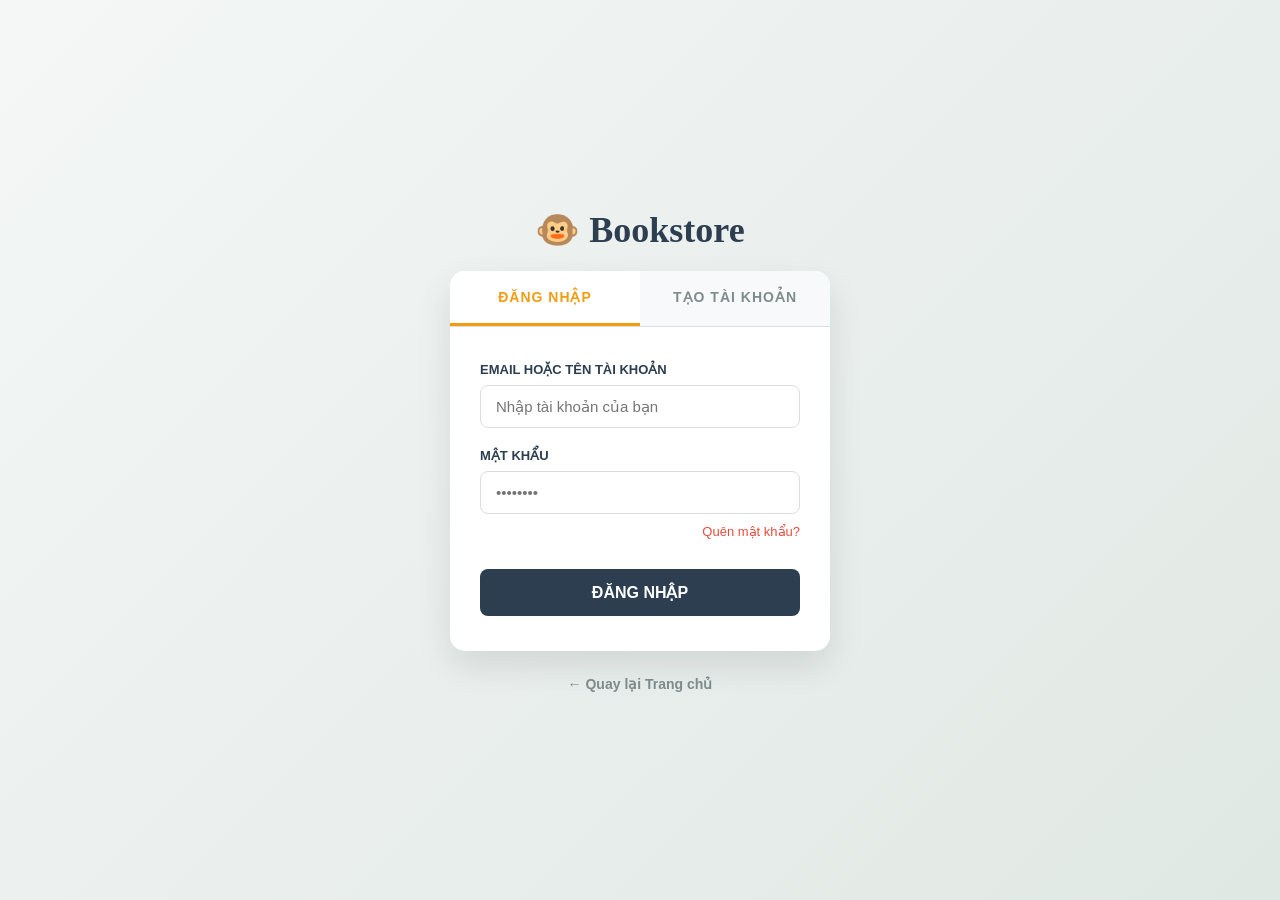
<file: src/views/dang-nhap.html>
<!DOCTYPE html>
<html lang="vi">
<head>
    <meta charset="UTF-8">
    <title>Đăng nhập / Đăng ký - BOOKSTORE</title>
    <link rel="stylesheet" href="../assets/css/dinh-dang.css">
    <style>
        /* CSS riêng cho khu vực Đăng nhập/Đăng ký */
        body {
            background: linear-gradient(135deg, #f4f7f6, #e0e8e4);
            display: flex;
            justify-content: center;
            align-items: center;
            height: 100vh;
            margin: 0;
            font-family: 'Segoe UI', Tahoma, Geneva, Verdana, sans-serif;
        }

        .auth-wrapper {
            width: 100%;
            max-width: 420px;
            padding: 20px;
        }

        .auth-container {
            background: #ffffff;
            border-radius: 15px;
            box-shadow: 0 15px 35px rgba(0,0,0,0.1);
            overflow: hidden;
            position: relative;
        }

        /* Phần Header chứa 2 Tab */
        .auth-header {
            display: flex;
            background: #f8f9fa;
            border-bottom: 1px solid #ddd;
        }

        .auth-tab {
            flex: 1;
            padding: 18px 0;
            text-align: center;
            font-weight: bold;
            color: #7f8c8d;
            cursor: pointer;
            transition: all 0.3s ease;
            text-transform: uppercase;
            font-size: 14px;
            letter-spacing: 1px;
        }

        .auth-tab.active {
            background: #ffffff;
            color: #f39c12;
            border-bottom: 3px solid #f39c12;
        }

        .auth-tab:hover:not(.active) {
            color: #2c3e50;
        }

        /* Khu vực nhập liệu */
        .auth-body {
            padding: 35px 30px;
        }

        .form-group {
            margin-bottom: 20px;
        }

        .form-group label {
            display: block;
            margin-bottom: 8px;
            color: #2c3e50;
            font-weight: 600;
            font-size: 13px;
            text-transform: uppercase;
        }

        .form-group input {
            width: 100%;
            padding: 12px 15px;
            border: 1px solid #dcdde1;
            border-radius: 8px;
            outline: none;
            transition: all 0.3s ease;
            font-size: 15px;
            box-sizing: border-box; /* Giữ khung input không bị tràn */
        }

        .form-group input:focus {
            border-color: #f39c12;
            box-shadow: 0 0 8px rgba(243, 156, 18, 0.2);
        }

        .btn-submit {
            width: 100%;
            padding: 14px;
            background: #2c3e50;
            color: white;
            border: none;
            border-radius: 8px;
            font-weight: bold;
            font-size: 16px;
            cursor: pointer;
            transition: all 0.3s ease;
            margin-top: 10px;
            text-transform: uppercase;
        }

        .btn-submit:hover {
            background: #f39c12;
            box-shadow: 0 5px 15px rgba(243, 156, 18, 0.3);
            transform: translateY(-2px);
        }

        .forgot-pass {
            display: block;
            text-align: right;
            font-size: 13px;
            color: #e74c3c;
            text-decoration: none;
            margin-top: -10px;
            margin-bottom: 20px;
        }

        .forgot-pass:hover { text-decoration: underline; }

        .back-home {
            display: block;
            text-align: center;
            margin-top: 25px;
            color: #7f8c8d;
            text-decoration: none;
            font-size: 14px;
            font-weight: 600;
            transition: 0.3s;
        }

        .back-home:hover { color: #2c3e50; }

        #form-register { display: none; }
    </style>
</head>
<body>

<div class="auth-wrapper">
    <div style="text-align: center; margin-bottom: 20px;">
        <h1 style="color: #2c3e50; font-family: 'Lobster', cursive; margin:0; font-size: 36px;">
            🐵 Bookstore
        </h1>
    </div>

    <div class="auth-container">
        <div class="auth-header">
            <div class="auth-tab active" id="tab-login" onclick="switchTab('login')">Đăng nhập</div>
            <div class="auth-tab" id="tab-register" onclick="switchTab('register')">Tạo tài khoản</div>
        </div>

        <div class="auth-body">
            <form id="form-login">
                <div class="form-group">
                    <label>Email hoặc Tên tài khoản</label>
                    <input type="text" id="login-username" placeholder="Nhập tài khoản của bạn" required>
                </div>
                <div class="form-group">
                    <label>Mật khẩu</label>
                    <input type="password" id="login-password" placeholder="••••••••" required>
                </div>
                <a href="#" class="forgot-pass">Quên mật khẩu?</a>

                <button type="submit" class="btn-submit">Đăng nhập</button>
            </form>

            <form id="form-register">
                <div class="form-group">
                    <label>Họ và tên</label>
                    <input type="text" placeholder="VD: Nguyễn Văn A" required>
                </div>
                <div class="form-group">
                    <label>Email</label>
                    <input type="email" placeholder="Nhập địa chỉ email" required>
                </div>
                <div class="form-group">
                    <label>Mật khẩu</label>
                    <input type="password" placeholder="Tạo mật khẩu" required>
                </div>

                <button type="submit" class="btn-submit" style="background: #27ae60;">Đăng ký ngay</button>
            </form>
        </div>
    </div>

    <a href="index.html" class="back-home">← Quay lại Trang chủ</a>
</div>

<script>
    // 1. Hàm chuyển đổi qua lại giữa form Đăng nhập & Đăng ký
    function switchTab(tabName) {
        var loginForm = document.getElementById('form-login');
        var registerForm = document.getElementById('form-register');
        var loginTab = document.getElementById('tab-login');
        var registerTab = document.getElementById('tab-register');

        if (tabName === 'login') {
            loginForm.style.display = 'block';
            registerForm.style.display = 'none';
            loginTab.classList.add('active');
            registerTab.classList.remove('active');
        } else {
            loginForm.style.display = 'none';
            registerForm.style.display = 'block';
            registerTab.classList.add('active');
            loginTab.classList.remove('active');
        }
    }

    // 2. Xử lý khi ấn nút Đăng nhập
    document.getElementById('form-login').addEventListener('submit', function(event) {
        event.preventDefault(); // Chặn load lại trang

        // Lấy dữ liệu người dùng gõ
        var username = document.getElementById('login-username').value.toLowerCase();
        var password = document.getElementById('login-password').value;

        // Kiểm tra tài khoản admin và mật khẩu
        if (username === 'admin') {
            if (password === '12345678') {
                alert('Đăng nhập thành công với quyền: QUẢN TRỊ VIÊN');
                window.location.href = 'index-admin.html';
            } else {
                alert('Sai mật khẩu quản trị! Vui lòng nhập lại.');
                document.getElementById('login-password').value = ''; // Xóa pass nhập sai
            }
        }
        // Tài khoản khách hàng
        else {
            alert('Đăng nhập thành công với quyền: KHÁCH HÀNG');
            sessionStorage.setItem('tenKhachHang', username);
            window.location.href = 'index.html';
        }
    });

    // 3. Xử lý khi ấn nút Đăng ký
    document.getElementById('form-register').addEventListener('submit', function(event) {
        event.preventDefault();
        alert('Tạo tài khoản thành công! Vui lòng đăng nhập.');
        switchTab('login');
    });
</script>

</body>
</html>
</file>
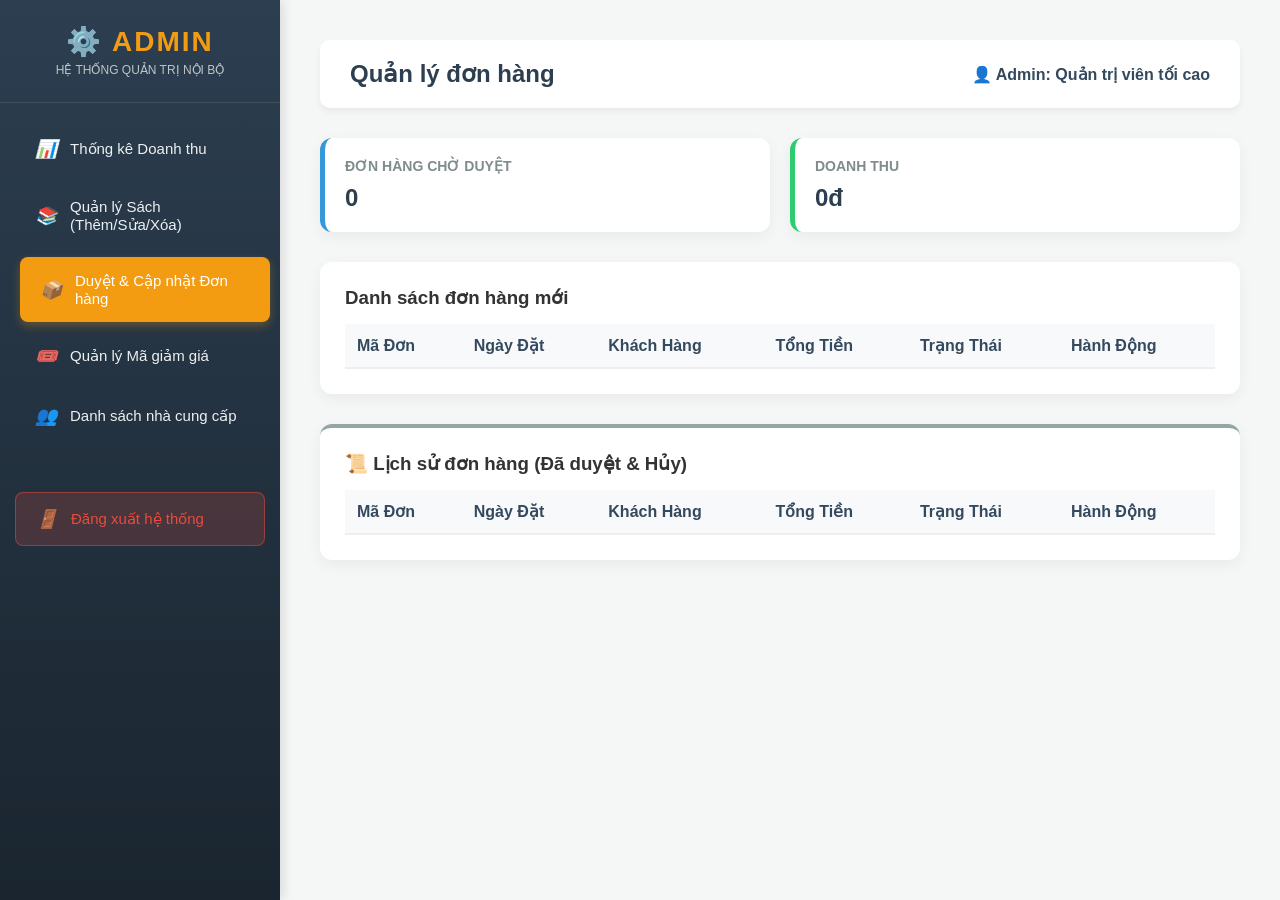
<file: src/views/don-hang.html>
<!DOCTYPE html>
<html lang="vi">
<head>
    <meta charset="UTF-8">
    <title>Hệ thống Quản trị - BOOKSTORE</title>
    <link rel="stylesheet" href="../assets/css/dinh-dang.css">
    <!-- Thêm Font Awesome để hiện icon nếu cần -->
    <link rel="stylesheet" href="https://cdnjs.cloudflare.com/ajax/libs/font-awesome/6.0.0/css/all.min.css">

    <style>
        /* CSS BỔ SUNG DÀNH RIÊNG CHO GIAO DIỆN ADMIN */
        body {
            display: flex;
            background-color: #f4f7f6;
            margin: 0;
            font-family: 'Segoe UI', Tahoma, Geneva, Verdana, sans-serif;
        }

        /* 1. THANH MENU BÊN TRÁI (SIDEBAR) */
        .sidebar {
            width: 280px;
            background: linear-gradient(180deg, #2c3e50 0%, #1a252f 100%);
            color: white;
            height: 100vh;
            position: fixed;
            left: 0;
            top: 0;
            box-shadow: 4px 0 10px rgba(0,0,0,0.1);
            overflow-y: auto;
        }

        .sidebar-header {
            padding: 25px 20px;
            text-align: center;
            border-bottom: 1px solid rgba(255,255,255,0.1);
            margin-bottom: 20px;
        }

        .sidebar-header h2 {
            margin: 0;
            color: #f39c12;
            font-size: 28px;
            letter-spacing: 2px;
        }

        .sidebar-header p {
            margin: 5px 0 0 0;
            font-size: 12px;
            color: #bdc3c7;
            text-transform: uppercase;
        }

        .admin-menu {
            list-style: none;
            padding: 0 15px;
            margin: 0;
        }

        .admin-menu li { margin-bottom: 8px; }

        .admin-menu a {
            display: flex;
            align-items: center;
            padding: 15px 20px;
            color: #ecf0f1;
            text-decoration: none;
            font-size: 15px;
            font-weight: 500;
            border-radius: 8px;
            transition: all 0.3s ease;
        }

        .admin-menu a:hover, .admin-menu a.active {
            background-color: #f39c12;
            color: #fff;
            box-shadow: 0 4px 10px rgba(243, 156, 18, 0.3);
            transform: translateX(5px);
        }

        .admin-menu i { margin-right: 15px; font-size: 18px; width: 20px; text-align: center; }

        .logout-btn {
            margin-top: 50px;
            background-color: rgba(231, 76, 60, 0.2) !important;
            color: #e74c3c !important;
            border: 1px solid rgba(231, 76, 60, 0.5);
        }
        .logout-btn:hover {
            background-color: #e74c3c !important;
            color: #fff !important;
        }

        /* 2. KHU VỰC NỘI DUNG CHÍNH (MAIN CONTENT) */
        .main-content {
            margin-left: 280px;
            padding: 40px;
            width: calc(100% - 280px);
            box-sizing: border-box;
        }

        .page-header {
            display: flex;
            justify-content: space-between;
            align-items: center;
            margin-bottom: 30px;
            background: white;
            padding: 20px 30px;
            border-radius: 10px;
            box-shadow: 0 4px 6px rgba(0,0,0,0.05);
        }

        .page-header h1 { margin: 0; color: #2c3e50; font-size: 24px; }

        /* Khối thống kê */
        .card-stats {
            display: grid;
            grid-template-columns: repeat(2, 1fr);
            gap: 20px;
            margin-bottom: 30px;
        }

        .stat-card {
            background: white;
            padding: 20px;
            border-radius: 12px;
            box-shadow: 0 5px 15px rgba(0,0,0,0.05);
            border-left: 5px solid #3498db;
        }
        .stat-card.revenue { border-left-color: #2ecc71; }

        .stat-card h3 { margin: 0; color: #7f8c8d; font-size: 14px; text-transform: uppercase; }
        .stat-card .value { font-size: 24px; font-weight: bold; color: #2c3e50; margin-top: 10px; }

        /* Bảng đơn hàng */
        .order-section {
            background: white;
            padding: 25px;
            border-radius: 12px;
            box-shadow: 0 5px 15px rgba(0,0,0,0.05);
        }

        table { width: 100%; border-collapse: collapse; margin-top: 15px; }
        th { background: #f8f9fa; color: #34495e; text-align: left; padding: 12px; border-bottom: 2px solid #eee; }
        td { padding: 12px; border-bottom: 1px solid #eee; font-size: 14px; }

        .btn { padding: 6px 12px; border-radius: 4px; border: none; cursor: pointer; font-weight: bold; }
        .btn-add { background: #2ecc71; color: white; } /* Nút Duyệt */
        .btn-delete { background: #e74c3c; color: white; } /* Nút Hủy */
        .btn:hover { opacity: 0.8; }
    </style>
</head>
<body>

<div class="sidebar">
    <div class="sidebar-header">
        <h2>⚙️ ADMIN</h2>
        <p>Hệ thống quản trị nội bộ</p>
    </div>

    <ul class="admin-menu">
        <li><a href="index-admin.html"><i>📊</i> Thống kê Doanh thu</a></li>
        <li><a href="quan-ly-sach.html"><i>📚</i> Quản lý Sách (Thêm/Sửa/Xóa)</a></li>
        <li><a href="don-hang.html" class="active"><i>📦</i> Duyệt & Cập nhật Đơn hàng</a></li>
        <li><a href="ma-giam-gia.html"><i>🎟️</i> Quản lý Mã giảm giá</a></li>
        <li><a href="nha-cung-cap.html"><i>👥</i> Danh sách nhà cung cấp</a></li>
        <li><a href="#" class="logout-btn" onclick="dangXuatAdmin()"><i>🚪</i> Đăng xuất hệ thống</a></li>
    </ul>
</div>

<div class="main-content">
    <div class="page-header">
        <h1>Quản lý đơn hàng</h1>
        <div style="font-weight: bold; color: #34495e;">
            👤 Admin: Quản trị viên tối cao
        </div>
    </div>

    <!-- PHẦN THÔNG KÊ (Bổ sung để JS chạy được) -->
    <div class="card-stats">
        <div class="stat-card">
            <h3>Đơn hàng chờ duyệt</h3>
            <div class="value" id="admin-pending-count">0</div>
        </div>
        <div class="stat-card revenue">
            <h3>Doanh thu</h3>
            <div class="value" id="admin-total-revenue">0đ</div>
        </div>
    </div>

    <!-- BẢNG DANH SÁCH ĐƠN HÀNG (Bổ sung để JS chạy được) -->
    <div class="order-section">
        <h3>Danh sách đơn hàng mới</h3>
        <table>
            <thead>
                <tr>
                    <th>Mã Đơn</th>
                    <th>Ngày Đặt</th>
                    <th>Khách Hàng</th>
                    <th>Tổng Tiền</th>
                    <th>Trạng Thái</th>
                    <th>Hành Động</th>
                </tr>
            </thead>
            <tbody id="admin-order-body">
                <!-- Dữ liệu sẽ đổ vào đây từ JS -->
            </tbody>
        </table>
    </div>
    <!-- BẢNG LỊCH SỬ ĐƠN HÀNG (Đã xử lý) -->
    <div class="order-section" style="margin-top: 30px; border-top: 4px solid #95a5a6;">
        <h3>📜 Lịch sử đơn hàng (Đã duyệt & Hủy)</h3>
        <table>
            <thead>
                <tr>
                    <th>Mã Đơn</th>
                    <th>Ngày Đặt</th>
                    <th>Khách Hàng</th>
                    <th>Tổng Tiền</th>
                    <th>Trạng Thái</th>
                    <th>Hành Động</th>
                </tr>
            </thead>
            <tbody id="admin-history-body">
                <!-- Dữ liệu đã xử lý sẽ đổ vào đây -->
            </tbody>
        </table>
    </div>
</div>

<script>
// 0. Tạo dữ liệu mẫu nếu máy chưa có dữ liệu (Để bạn dễ test)
if(!localStorage.getItem('adc_orders')) {
  
    localStorage.setItem('adc_orders', JSON.stringify(dummyOrders));
}

// 1. Hàm tải dữ liệu và hiển thị lên giao diện Admin
function renderAdminDashboard() {
    const orderBody = document.getElementById('admin-order-body');
    const historyBody = document.getElementById('admin-history-body');
    const pendingCountEl = document.getElementById('admin-pending-count');
    const totalRevenueEl = document.getElementById('admin-total-revenue');

    let orders = JSON.parse(localStorage.getItem('adc_orders')) || [];

    let pendingCount = 0;
    let totalRevenue = 0;
    let pendingHtml = '';
    let historyHtml = '';

    orders.forEach((order) => {
        // Tính doanh thu (chỉ tính đơn đã duyệt)
        if (order.status === 'Đã duyệt') {
            totalRevenue += order.total;
        }

        // PHÂN LOẠI ĐƠN HÀNG
        if (order.status === 'Chờ xác nhận') {
            // Đưa vào bảng chờ duyệt
            pendingCount++;
            pendingHtml += `
                <tr>
                    <td><strong>${order.id}</strong></td>
                    <td>${order.date}</td>
                    <td>${order.customerName}</td>
                    <td>${order.total.toLocaleString('vi-VN')}đ</td>
                    <td><span style="background: #f1c40f; color: #000; padding: 5px 10px; border-radius: 20px; font-size: 11px; font-weight: bold;">Chờ xác nhận</span></td>
                    <td>
                        <button onclick="updateOrderStatus('${order.id}', 'Đã duyệt')" class="btn btn-add">Duyệt</button>
                        <button onclick="updateOrderStatus('${order.id}', 'Đã hủy')" class="btn btn-delete">Hủy</button>
                    </td>
                </tr>
            `;
        } else {
            // Đưa vào bảng lịch sử (Đã duyệt hoặc Đã hủy)
            const statusColor = order.status === 'Đã duyệt' ? '#2ecc71' : '#e74c3c';
            historyHtml += `
                <tr>
                    <td><strong>${order.id}</strong></td>
                    <td>${order.date}</td>
                    <td>${order.customerName}</td>
                    <td>${order.total.toLocaleString('vi-VN')}đ</td>
                    <td><span style="background: ${statusColor}; color: #fff; padding: 5px 10px; border-radius: 20px; font-size: 11px; font-weight: bold;">${order.status}</span></td>
                    <td>
                        <button onclick="deleteOrder('${order.id}')" class="btn" style="background: #bdc3c7; color: white;">Xóa</button>
                    </td>
                </tr>
            `;
        }
    });

    // Hiển thị nội dung
    orderBody.innerHTML = pendingHtml || '<tr><td colspan="6" style="text-align:center; padding:20px;">Không có đơn hàng nào mới.</td></tr>';
    historyBody.innerHTML = historyHtml || '<tr><td colspan="6" style="text-align:center; padding:20px;">Chưa có lịch sử giao dịch.</td></tr>';
    
    // Cập nhật số liệu thống kê
    pendingCountEl.innerText = pendingCount;
    totalRevenueEl.innerText = totalRevenue.toLocaleString('vi-VN') + 'đ';
}

// 2. Hàm xử lý Duyệt hoặc Hủy đơn hàng
function updateOrderStatus(orderId, newStatus) {
    let orders = JSON.parse(localStorage.getItem('adc_orders')) || [];
    orders = orders.map(order => {
        if (order.id === orderId) { order.status = newStatus; }
        return order;
    });
    localStorage.setItem('adc_orders', JSON.stringify(orders));
    renderAdminDashboard();
}

// 3. Hàm XÓA vĩnh viễn đơn hàng khỏi lịch sử
function deleteOrder(orderId) {
    if (confirm(`Bạn có chắc chắn muốn xóa vĩnh viễn đơn hàng ${orderId} khỏi hệ thống?`)) {
        let orders = JSON.parse(localStorage.getItem('adc_orders')) || [];
        orders = orders.filter(order => order.id !== orderId);
        localStorage.setItem('adc_orders', JSON.stringify(orders));
        renderAdminDashboard();
    }
}

// 4. Hàm Đăng xuất
function dangXuatAdmin() {
    if(confirm("Bạn muốn đăng xuất khỏi hệ thống quản trị?")) {
        window.location.href = "dang-nhap.html";
    }
}

document.addEventListener('DOMContentLoaded', renderAdminDashboard);
</script>
</body>
</html>
</file>
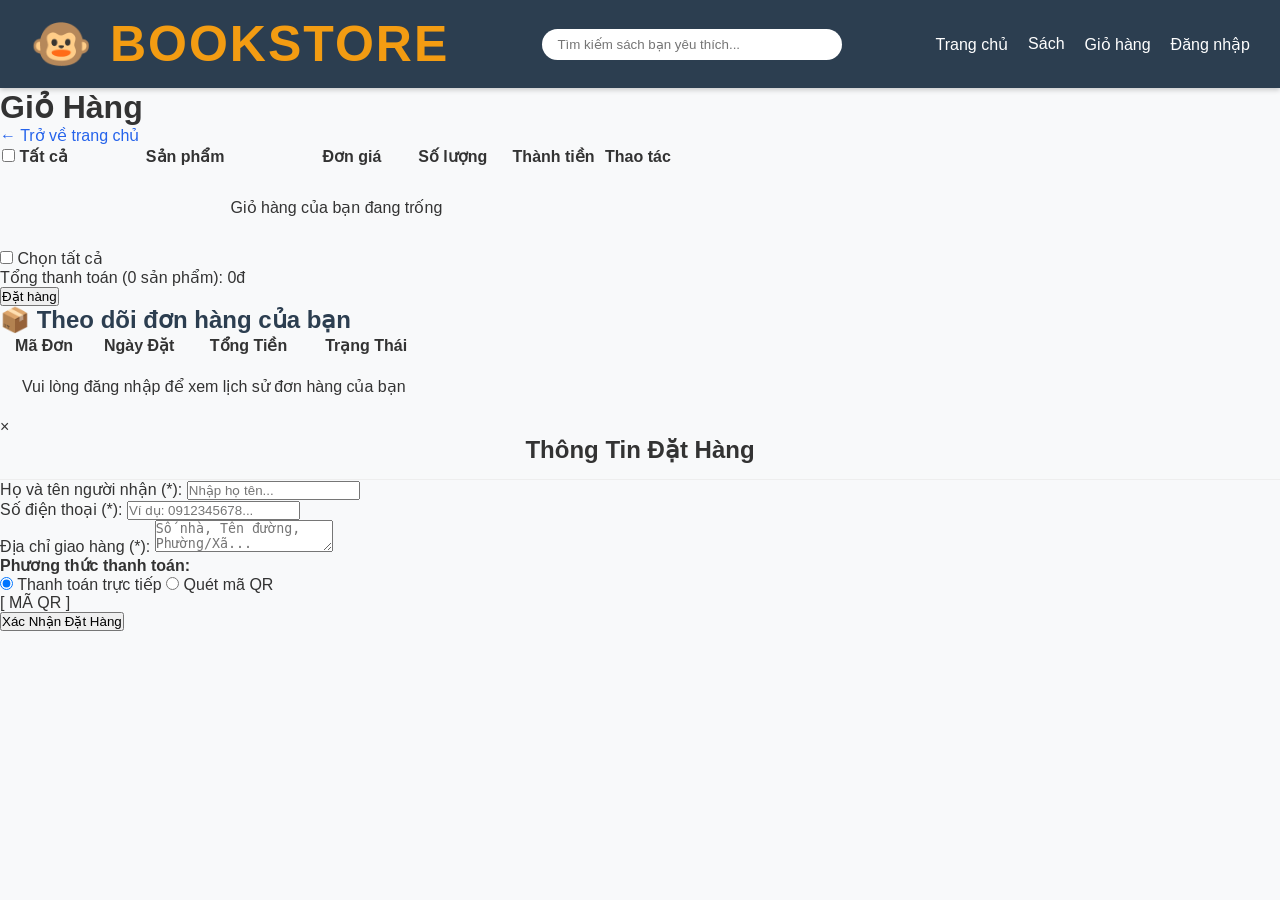
<file: src/views/gio-hang.html>
<!DOCTYPE html>
<html lang="vi">
<head>
    <meta charset="UTF-8">
    <meta name="viewport" content="width=device-width, initial-scale=1.0">
    <title>Chi tiết sách - Bookstore</title>
    <link rel="stylesheet" href="../assets/css/dinh-dang.css">
    <link href="https://fonts.googleapis.com/css2?family=Inter:wght@400;700;800&display=swap" rel="stylesheet">
</head>
<body>

<header>
    <div class="logo">🐵 BOOKSTORE</div>
    <div class="search-bar" style="position: relative;">
        <!-- Bắt buộc phải có id="search-input" -->
        <input type="text" id="search-input" placeholder="Tìm kiếm sách bạn yêu thích..." autocomplete="off">
        <!-- Bắt buộc phải có hộp này để chứa gợi ý -->
        <div id="search-suggestions" class="suggestions-box"></div>
    </div>

    <nav>
        <ul>
            <li><a href="index.html">Trang chủ</a></li>
            <li><a href="danh-muc-sach.html">Sách</a></li>
            <li><a href="gio-hang.html">Giỏ hàng</a></li>
            <li id="menu-login"><a href="dang-nhap.html">Đăng nhập</a></li>
        </ul>
    </nav>
</header>


<div class="cart-container">
    <h1>Giỏ Hàng</h1>
    <a href="index.html" style="text-decoration: none; color: #2563eb;">&larr; Trở về trang chủ</a>

    <table>
        <thead>
        <tr>
            <th style="width: 10%;"><input type="checkbox" id="selectAll"> Tất cả</th>
            <th style="width: 35%;">Sản phẩm</th>
            <th style="width: 15%;">Đơn giá</th>
            <th style="width: 15%;">Số lượng</th>
            <th style="width: 15%;">Thành tiền</th>
            <th style="width: 10%;">Thao tác</th>
        </tr>
        </thead>
        <tbody id="cart-body"></tbody>
    </table>
<!-- KHOẢNG CHỨA VOUCHER THÊM MỚI -->
    <div class="voucher-container" id="voucherContainer" style="display: none; background: #fff3e0; padding: 15px; margin-bottom: 15px; border-radius: 8px; border: 1px dashed #e67e22; align-items: center; justify-content: space-between;">
        <div style="color: #d35400;">
            <strong style="font-size: 16px;">🎟️ Ưu đãi dành cho bạn:</strong> Giảm 8% cho đơn hàng này (Chỉ dùng 1 lần)
        </div>
        <button id="btnApplyVoucher" style="background: #e67e22; color: white; border: none; padding: 8px 15px; border-radius: 5px; cursor: pointer; font-weight: bold;">Áp dụng</button>
    </div>
    <!-- KẾT THÚC KHOẢNG CHỨA VOUCHER -->
     
    <div class="checkout-bar">
        <div><input type="checkbox" id="selectAllBottom"> <label for="selectAllBottom">Chọn tất cả</label></div>
        <div class="total-price" id="totalPrice">Tổng thanh toán (0 sản phẩm): 0đ</div>
        <button class="btn-checkout" id="btnShowCheckout">Đặt hàng</button>
    </div>
</div>

<div class="cart-container">
    <h2 style="margin-top: 0; color: #2c3e50;">📦 Theo dõi đơn hàng của bạn</h2>
    <table>
        <thead>
        <tr>
            <th>Mã Đơn</th>
            <th>Ngày Đặt</th>
            <th>Tổng Tiền</th>
            <th>Trạng Thái</th>
        </tr>
        </thead>
        <tbody id="tracking-body">
        </tbody>
    </table>
</div>

<div class="modal" id="checkoutModal">
    <div class="modal-content">
        <span class="close" id="closeModal">&times;</span>
        <h2 style="margin-top: 0; text-align: center;">Thông Tin Đặt Hàng</h2>
        <p id="modalTotal" style="font-weight: bold; color: #e11d48; font-size: 1.2em; border-bottom: 1px solid #eee; padding-bottom: 15px; text-align: center;"></p>

        <div class="form-group">
            <label for="txtName">Họ và tên người nhận (*):</label>
            <input type="text" id="txtName" placeholder="Nhập họ tên...">
        </div>
        <div class="form-group">
            <label for="txtPhone">Số điện thoại (*):</label>
            <input type="text" id="txtPhone" placeholder="Ví dụ: 0912345678...">
        </div>
        <div class="form-group">
            <label for="txtAddress">Địa chỉ giao hàng (*):</label>
            <textarea id="txtAddress" rows="2" placeholder="Số nhà, Tên đường, Phường/Xã..."></textarea>
        </div>

        <div style="font-weight: bold; color: #333;">Phương thức thanh toán:</div>
        <div class="radio-group">
            <label><input type="radio" name="payMethod" value="cod" checked> Thanh toán trực tiếp</label>
            <label><input type="radio" name="payMethod" value="qr"> Quét mã QR</label>
        </div>
        <div id="qrArea" class="qr-box">[ MÃ QR ]</div>

        <button class="btn-confirm" id="btnConfirmOrder">Xác Nhận Đặt Hàng</button>
    </div>
</div>

<script>
    const cartBody = document.getElementById('cart-body');
    const trackingBody = document.getElementById('tracking-body');
    const selectAll = document.getElementById('selectAll');
    const selectAllBottom = document.getElementById('selectAllBottom');
    const totalPriceEl = document.getElementById('totalPrice');

    let checkedIndexes = new Set();
    let cart = JSON.parse(localStorage.getItem('cart')) || [];
    let currentTotalToPay = 0;
    // BIẾN THÊM MỚI CHO VOUCHER
    let isVoucherApplied = false;
    let discountAmount = 0;

    // HÀM XỬ LÝ KHI BẤM NÚT ÁP DỤNG VOUCHER
    function applyVoucherLogic() {
        const currentUser = sessionStorage.getItem('tenKhachHang');
        if (!currentUser) return alert("Vui lòng đăng nhập để dùng voucher!");

        if (checkedIndexes.size === 0) {
            alert("Vui lòng chọn sản phẩm trước khi áp dụng voucher!");
            return;
        }

        if (!isVoucherApplied) {
            isVoucherApplied = true;
            document.getElementById('btnApplyVoucher').innerText = 'Đã áp dụng (-8%)';
            document.getElementById('btnApplyVoucher').style.background = '#27ae60';
        } else {
            isVoucherApplied = false;
            document.getElementById('btnApplyVoucher').innerText = 'Áp dụng';
            document.getElementById('btnApplyVoucher').style.background = '#e67e22';
        }
        calculateTotal();
    }

    // Kiểm tra xem đã dùng voucher chưa để hiện/ẩn
    function checkVoucherVisibility() {
        const currentUser = sessionStorage.getItem('tenKhachHang');
        const voucherContainer = document.getElementById('voucherContainer');
        if (!voucherContainer) return;

        if (currentUser) {
            const hasUsed = localStorage.getItem('usedVoucher8_' + currentUser);
            if (!hasUsed) {
                voucherContainer.style.display = 'flex'; // Hiện ra nếu chưa dùng
            } else {
                voucherContainer.style.display = 'none'; // Ẩn đi nếu đã dùng
            }
        }
    }

    // Gắn sự kiện cho nút áp dụng
    document.getElementById('btnApplyVoucher').addEventListener('click', applyVoucherLogic);

    function saveCart() { localStorage.setItem('cart', JSON.stringify(cart)); }

    function renderCart() {
        cartBody.innerHTML = '';
        if(cart.length === 0) {
            cartBody.innerHTML = '<tr><td colspan="6" style="text-align:center; padding: 30px;">Giỏ hàng của bạn đang trống</td></tr>';
            selectAll.checked = false; selectAllBottom.checked = false;
            calculateTotal();
            return;
        }

        cart.forEach((item, index) => {
            const isChecked = checkedIndexes.has(index) ? 'checked' : '';
            const tr = document.createElement('tr');
            tr.innerHTML = `
                <td><input type="checkbox" class="item-check" data-index="${index}" ${isChecked}></td>
                <td><img src="${item.image}" class="item-img">${item.title}</td>
                <td>${item.price.toLocaleString('vi-VN')}đ</td>
                <td>
                    <div class="qty-box">
                        <button class="qty-btn" onclick="updateQty(${index}, -1)">-</button>
                        <input type="text" class="qty-input" value="${item.quantity}" readonly>
                        <button class="qty-btn" onclick="updateQty(${index}, 1)">+</button>
                    </div>
                </td>
                <td style="font-weight:bold; color: #e11d48;">${(item.price * item.quantity).toLocaleString('vi-VN')}đ</td>
                <td><button class="btn-delete" onclick="removeItem(${index})">Xóa</button></td>
            `;
            cartBody.appendChild(tr);
        });
        attachCheckboxListeners(); calculateTotal();
    }

    // Hiển thị lịch sử đơn hàng
    function renderTrackingOrders() {
        let orders = JSON.parse(localStorage.getItem('adc_orders')) || [];
        const currentUser = sessionStorage.getItem('tenKhachHang');
        trackingBody.innerHTML = '';

        // Nếu chưa đăng nhập thì báo không có dữ liệu
        if (!currentUser) {
            trackingBody.innerHTML = '<tr><td colspan="4" style="text-align:center; padding: 20px;">Vui lòng đăng nhập để xem lịch sử đơn hàng của bạn</td></tr>';
            return;
        }

        // Lọc ra ĐÚNG những đơn hàng của tài khoản đang đăng nhập
        let myOrders = orders.filter(order => order.username === currentUser);

        if(myOrders.length === 0) {
            trackingBody.innerHTML = '<tr><td colspan="4" style="text-align:center; padding: 20px;">Bạn chưa có đơn hàng nào</td></tr>';
            return;
        }

        myOrders.reverse().forEach(order => {
            let statusClass = order.status === 'Chờ xác nhận' ? 'status-pending' : 'status-approved';
            let tr = document.createElement('tr');
            tr.innerHTML = `
                <td><strong>${order.id}</strong></td>
                <td>${order.date}</td>
                <td style="color: #e11d48; font-weight: bold;">${order.total.toLocaleString('vi-VN')}đ</td>
                <td><span class="status-badge ${statusClass}">${order.status}</span></td>
            `;
            trackingBody.appendChild(tr);
        });
    }

    window.updateQty = function(index, change) {
        if (cart[index].quantity + change > 0) {
            cart[index].quantity += change;
            saveCart(); renderCart();
        }
    };

    window.removeItem = function(index) {
        if(confirm('Xóa sản phẩm này?')) {
            cart.splice(index, 1);
            let newChecked = new Set();
            checkedIndexes.forEach(idx => {
                if (idx < index) newChecked.add(idx);
                if (idx > index) newChecked.add(idx - 1);
            });
            checkedIndexes = newChecked;
            saveCart(); renderCart();
        }
    };

   function calculateTotal() {
        const checkboxes = document.querySelectorAll('.item-check');
        let total = 0; let count = 0;
        checkboxes.forEach((cb) => {
            if(cb.checked) {
                const index = parseInt(cb.getAttribute('data-index'));
                total += cart[index].price * cart[index].quantity;
                count++;
            }
        });

        // ÁP DỤNG MÃ GIẢM GIÁ NẾU CÓ
        if (isVoucherApplied && total > 0) {
            discountAmount = total * 0.08; // Tính giảm 8%
            currentTotalToPay = total - discountAmount;
            totalPriceEl.innerHTML = `Tổng thanh toán (${count} sản phẩm): <del style="color:#999; font-size:14px; margin-right:8px;">${total.toLocaleString('vi-VN')}đ</del> <span style="color:#e11d48;">${currentTotalToPay.toLocaleString('vi-VN')}đ</span>`;
        } else {
            discountAmount = 0;
            currentTotalToPay = total;
            totalPriceEl.innerText = `Tổng thanh toán (${count} sản phẩm): ${total.toLocaleString('vi-VN')}đ`;
            
            // Nếu bỏ chọn hết sản phẩm thì tự tắt voucher
            if (count === 0 && isVoucherApplied) {
                isVoucherApplied = false;
                document.getElementById('btnApplyVoucher').innerText = 'Áp dụng';
                document.getElementById('btnApplyVoucher').style.background = '#e67e22';
            }
        }
        return { total, count };
    }
    function attachCheckboxListeners() {
        document.querySelectorAll('.item-check').forEach(cb => {
            cb.addEventListener('change', (e) => {
                const index = parseInt(e.target.getAttribute('data-index'));
                e.target.checked ? checkedIndexes.add(index) : checkedIndexes.delete(index);
                if(!e.target.checked) { selectAll.checked = false; selectAllBottom.checked = false; }
                calculateTotal();
            });
        });
    }

    function handleSelectAll(e) {
        const isChecked = e.target.checked;
        selectAll.checked = isChecked; selectAllBottom.checked = isChecked;
        checkedIndexes.clear();
        if (isChecked) cart.forEach((_, index) => checkedIndexes.add(index));
        renderCart();
    }

    selectAll.addEventListener('change', handleSelectAll);
    selectAllBottom.addEventListener('change', handleSelectAll);

    // XỬ LÝ ĐẶT HÀNG
    const modal = document.getElementById('checkoutModal');
    // XỬ LÝ BẤM NÚT ĐẶT HÀNG (Có lời nhắc Voucher)
    document.getElementById('btnShowCheckout').addEventListener('click', () => {
        const currentUser = sessionStorage.getItem('tenKhachHang');
        if (!currentUser) {
            alert('Bạn cần đăng nhập để tiến hành đặt hàng!');
            window.location.href = 'dang-nhap.html'; 
            return;
        }

        if (checkedIndexes.size === 0) return alert('Vui lòng chọn ít nhất 1 sản phẩm!');

        // LỜI NHẮC NẾU QUÊN DÙNG VOUCHER
        const hasUsedVoucher = localStorage.getItem('usedVoucher8_' + currentUser);
        if (!hasUsedVoucher && !isVoucherApplied) {
            const reminder = confirm('🎁 Bạn đang có 1 Voucher giảm 8% chưa sử dụng. Bạn có muốn áp dụng ngay cho đơn hàng này không?');
            if (reminder) {
                applyVoucherLogic(); // Tự động áp dụng và tính lại tiền luôn
            }
        }

        document.getElementById('modalTotal').innerText = `Tổng tiền cần thanh toán: ${currentTotalToPay.toLocaleString('vi-VN')}đ`;
        modal.style.display = 'flex';
    });

    document.getElementById('closeModal').addEventListener('click', () => modal.style.display = 'none');

    document.getElementsByName('payMethod').forEach(radio => {
        radio.addEventListener('change', (e) => {
            document.getElementById('qrArea').style.display = e.target.value === 'qr' ? 'block' : 'none';
        });
    });
    document.getElementById('closeModal').addEventListener('click', () => modal.style.display = 'none');

    document.getElementsByName('payMethod').forEach(radio => {
        radio.addEventListener('change', (e) => {
            document.getElementById('qrArea').style.display = e.target.value === 'qr' ? 'block' : 'none';
        });
    });

  // XÁC NHẬN ĐẶT HÀNG CUỐI CÙNG
    document.getElementById('btnConfirmOrder').addEventListener('click', () => {
        const currentUser = sessionStorage.getItem('tenKhachHang'); 
        const name = document.getElementById('txtName').value.trim();
        const phone = document.getElementById('txtPhone').value.trim();
        const address = document.getElementById('txtAddress').value.trim();

        if (!name || !phone || !address) {
            alert('Vui lòng nhập đầy đủ Tên, Số điện thoại và Địa chỉ!');
            return;
        }

        let orders = JSON.parse(localStorage.getItem('adc_orders')) || [];
        const orderSequence = orders.length + 1;
        const randomStr = Math.random().toString(36).substring(2, 6).toUpperCase();
        const now = new Date();
        const exactTime = now.toLocaleTimeString('vi-VN') + ' ' + now.toLocaleDateString('vi-VN');

        const newOrder = {
            id: '#ORD-' + orderSequence + '-' + randomStr,
            date: exactTime,
            username: currentUser, 
            customerName: name,
            phone: phone,
            address: address,
            total: currentTotalToPay,
            status: 'Chờ xác nhận'
        };

        orders.push(newOrder);
        localStorage.setItem('adc_orders', JSON.stringify(orders));

        // LƯU LẠI VÀ THU HỒI VOUCHER NẾU KHÁCH ĐÃ SỬ DỤNG THÀNH CÔNG
        if (isVoucherApplied) {
            localStorage.setItem('usedVoucher8_' + currentUser, 'true');
            isVoucherApplied = false;
        }

        alert('Đặt hàng thành công! Đơn hàng sẽ được chuyển đến Admin.');

        cart = cart.filter((_, index) => !checkedIndexes.has(index));
        checkedIndexes.clear(); saveCart();

        modal.style.display = 'none';
        renderCart();
        renderTrackingOrders();
        checkVoucherVisibility(); // Xóa hộp voucher khỏi màn hình
    });
    renderCart();
    renderTrackingOrders();
    checkVoucherVisibility(); // Thêm dòng này để kiểm tra xem có nên hiện voucher không
</script>

<script>
    // Khi trang web vừa tải xong thì chạy đoạn code này
    document.addEventListener('DOMContentLoaded', function() {
        // Lục tìm trong bộ nhớ xem có tên khách hàng không
        var tenUser = sessionStorage.getItem('tenKhachHang');

        if (tenUser) { // Nếu có người đang đăng nhập
            var menuLogin = document.getElementById('menu-login');

            // 1. Đổi chữ thành tên người dùng (màu cam cho nổi bật)
            // 2. Thêm nút "Đăng xuất" nhỏ ngay bên cạnh
            menuLogin.innerHTML = `
                <a href="#" style="color: #f39c12; font-weight: bold;">👋 Chào, ${tenUser}</a>
                <a href="#" onclick="dangXuat()" style="font-size: 12px; color: #e74c3c; margin-left: 5px; cursor: pointer;">(Thoát)</a>
            `;
        }
    });

    // Hàm xử lý khi bấm nút (Thoát)
    function dangXuat() {
        sessionStorage.removeItem('tenKhachHang'); // Xóa tên khỏi bộ nhớ
        window.location.reload(); // Tải lại trang web về trạng thái ban đầu
    }
</script>

<!-- ==============================================
     JAVASCRIPT: THANH TÌM KIẾM THÔNG MINH (TÊN, TÁC GIẢ, THỂ LOẠI)
     ============================================== -->
<script>
    // 1. KHO DỮ LIỆU ĐẦY ĐỦ 56 CUỐN SÁCH CỦA BOOKSTORE
    const bookDatabase = {
        "ba-tuoc-monte-cristo": { id: "ba-tuoc-monte-cristo", title: "Bá tước Monte Cristo", price: 185000, img: "../assets/images/ba-tuoc-monte-cristo.jpg", author: "Alexandre Dumas", category: "Văn học" },
        "giet-con-chim-nhai": { id: "giet-con-chim-nhai", title: "Giết con chim nhại", price: 210000, img: "../assets/images/giet-con-chim-nhai.jpg", author: "Harper Lee", category: "Văn học" },
        "hai-so-phan": { id: "hai-so-phan", title: "Hai số phận", price: 320000, img: "../assets/images/hai-so-phan.jpg", author: "Jeffrey Archer", category: "Văn học" },
        "khong-gia-dinh": { id: "khong-gia-dinh", title: "Không gia đình", price: 450000, img: "../assets/images/khong-gia-dinh.jpg", author: "Hector Malot", category: "Văn học" },
        "phia-sau-nghi-can-x": { id: "phia-sau-nghi-can-x", title: "Phía sau nghi can X", price: 230000, img: "../assets/images/phia-sau-nghi-can-x.png", author: "Keigo Higashino", category: "Trinh thám" },
        "rung-nauy": { id: "rung-nauy", title: "Rừng Nauy", price: 240000, img: "../assets/images/rung-nauy.png", author: "Haruki Murakami", category: "Văn học" },
        "bo-gia": { id: "bo-gia", title: "Bố Già", price: 105000, img: "../assets/images/bo-gia.png", author: "Mario Puzo", category: "Văn học" },
        "nhung-nguoi-khon-kho": { id: "nhung-nguoi-khon-kho", title: "Những người khốn khổ", price: 285000, img: "../assets/images/nhung-nguoi-khon-kho.png", author: "Victor Hugo", category: "Văn học" },
        "phia-tay-khong-co-gi-la": { id: "phia-tay-khong-co-gi-la", title: "Phía tây không có gì lạ", price: 50000, img: "../assets/images/phia-tay-khong-co-gi-la.png", author: "Erich Maria Remarque", category: "Văn học" },
        "tuoi-tre-dang-gia-bao-nhieu": { id: "tuoi-tre-dang-gia-bao-nhieu", title: "Tuổi trẻ đáng giá bao nhiêu", price: 80000, img: "../assets/images/tuoi-tre-dang-gia-bao-nhieu.png", author: "Rosie Nguyễn", category: "Kỹ năng" },
        "cay-cam-ngot-cua-toi": { id: "cay-cam-ngot-cua-toi", title: "Cây Cam Ngọt Của Tôi", price: 81000, img: "../assets/images/cay-cam-ngot-cua-toi.png", author: "José Mauro de Vasconcelos", category: "Văn học" },
        "khong-diet-khong-sinh-dung-so-hai": { id: "khong-diet-khong-sinh-dung-so-hai", title: "Không Diệt Không Sinh Đừng Sợ Hãi", price: 82500, img: "../assets/images/q2.png", author: "Thích Nhất Hạnh", category: "Kỹ năng" },
        "khi-hoi-tho-hoa-thinh-khong": { id: "khi-hoi-tho-hoa-thinh-khong", title: "Khi Hơi Thở Hóa Thinh Không", price: 81750, img: "../assets/images/q3.png", author: "Paul Kalanithi", category: "Văn học" },
        "dan-ong-sao-hoa-dan-ba-sao-kim": { id: "dan-ong-sao-hoa-dan-ba-sao-kim", title: "Đàn Ông Sao Hỏa Đàn Bà Sao Kim", price: 122000, img: "../assets/images/q4.png", author: "John Gray", category: "Kỹ năng" },
        "muon-kiep-nhan-sinh": { id: "muon-kiep-nhan-sinh", title: "Muôn Kiếp Nhân Sinh", price: 117600, img: "../assets/images/q5.png", author: "Nguyên Phong", category: "Văn học" },
        "tieng-han-tong-hop-so-cap-1": { id: "tieng-han-tong-hop-so-cap-1", title: "Tiếng Hàn Tổng Hợp - Sơ Cấp 1", price: 148500, img: "../assets/images/q6.png", author: "Nhiều Tác Giả", category: "Ngoại ngữ" },
        "dac-nhan-tam": { id: "dac-nhan-tam", title: "Đắc Nhân Tâm", price: 56000, img: "../assets/images/dac-nhan-tam.jpg", author: "Dale Carnegie", category: "Kỹ năng" },
        "day-con-lam-giau-01": { id: "day-con-lam-giau-01", title: "Dạy Con Làm Giàu 01", price: 62000, img: "../assets/images/q8.png", author: "Robert T. Kiyosaki", category: "Kinh tế" },
        "hieu-ve-trai-tim": { id: "hieu-ve-trai-tim", title: "Hiểu Về Trái Tim", price: 119000, img: "../assets/images/q9.png", author: "Thích Minh Niệm", category: "Kỹ năng" },
        "ngon-ngu-co-the": { id: "ngon-ngu-co-the", title: "Ngôn Ngữ Cơ Thể", price: 158000, img: "../assets/images/q10.png", author: "Allan Pease", category: "Kỹ năng" },
        "cam-on-nguoi-lon": { id: "cam-on-nguoi-lon", title: "Cảm Ơn Người Lớn", price: 84700, img: "../assets/images/q11.png", author: "Nguyễn Nhật Ánh", category: "Văn học" },
        "thay-doi-cuoc-song-voi-nhan-so-hoc": { id: "thay-doi-cuoc-song-voi-nhan-so-hoc", title: "Thay Đổi Cuộc Sống Với Nhân Số Học", price: 173600, img: "../assets/images/q12.png", author: "Lê Đỗ Quỳnh Hương", category: "Kỹ năng" },
        "khoi-nghiep-ban-le": { id: "khoi-nghiep-ban-le", title: "Khởi Nghiệp Bán Lẻ", price: 125000, img: "../assets/images/q13.png", author: "Trần Thanh Phong", category: "Kinh tế" },
        "muon-kiep-nhan-sinh-tap-2": { id: "muon-kiep-nhan-sinh-tap-2", title: "Muôn Kiếp Nhân Sinh - Tập 2", price: 187600, img: "../assets/images/q14.png", author: "Nguyên Phong", category: "Văn học" },
        "lam-ban-voi-bau-troi": { id: "lam-ban-voi-bau-troi", title: "Làm Bạn Với Bầu Trời", price: 169400, img: "../assets/images/q15.png", author: "Nguyễn Nhật Ánh", category: "Văn học" },
        "tam-ly-hoc-toi-pham": { id: "tam-ly-hoc-toi-pham", title: "Tâm Lý Học Tội Phạm", price: 94000, img: "../assets/images/q17.png", author: "Stanton E. Samenow", category: "Tâm lý" },
        "thien-tai-ben-trai-ke-dien-ben-phai": { id: "thien-tai-ben-trai-ke-dien-ben-phai", title: "Thiên Tài Bên Trái, Kẻ Điên Bên Phải", price: 116000, img: "../assets/images/q18.png", author: "Cao Minh", category: "Tâm lý" },
        "tam-ly-hoc-ve-tien": { id: "tam-ly-hoc-ve-tien", title: "Tâm Lý Học Về Tiền", price: 141500, img: "../assets/images/q20.png", author: "Morgan Housel", category: "Tâm lý" },
        "cay-chuoi-non-di-giay-xanh": { id: "cay-chuoi-non-di-giay-xanh", title: "Cây Chuối Non Đi Giày Xanh", price: 84700, img: "../assets/images/q21.png", author: "Nguyễn Nhật Ánh", category: "Văn học" },
        "tu-hoc-tieng-trung-cho-nguoi-moi-bat-dau": { id: "tu-hoc-tieng-trung-cho-nguoi-moi-bat-dau", title: "Tự Học Tiếng Trung Cho Người Mới Bắt Đầu", price: 85500, img: "../assets/images/q26.png", author: "MCBooks", category: "Ngoại ngữ" },
        "ong-tram-tuoi-treo-qua-cua-so-va-bien-mat": { id: "ong-tram-tuoi-treo-qua-cua-so-va-bien-mat", title: "Ông Trăm Tuổi Trèo Qua Cửa Sổ Và Biến Mất", price: 146300, img: "../assets/images/q28.png", author: "Jonas Jonasson", category: "Văn học" },
        "nguoi-dua-dieu": { id: "nguoi-dua-dieu", title: "Người Đua Diều", price: 146300, img: "../assets/images/q29.png", author: "Khaled Hosseini", category: "Văn học" },
        "think-and-grow-rich": { id: "think-and-grow-rich", title: "Think And Grow Rich", price: 77000, img: "../assets/images/q31.png", author: "Napoleon Hill", category: "Kinh tế" },
        "nguoi-giau-co-nhat-thanh-babylon": { id: "nguoi-giau-co-nhat-thanh-babylon", title: "Người Giàu Có Nhất Thành Babylon", price: 74000, img: "../assets/images/q32.png", author: "George S. Clason", category: "Kinh tế" },
        "lam-giau-tu-chung-khoan": { id: "lam-giau-tu-chung-khoan", title: "Làm Giàu Từ Chứng Khoán", price: 700000, img: "../assets/images/q34.png", author: "William J. O'Neil", category: "Kinh tế" },
        "ghi-chep-phap-y-nhung-cai-chet-bi-an": { id: "ghi-chep-phap-y-nhung-cai-chet-bi-an", title: "Ghi Chép Pháp Y - Những Cái Chết Bí Ẩn", price: 112500, img: "../assets/images/q41.png", author: "Pháp y Tần Minh", category: "Trinh thám" },
        "kheo-an-noi-se-co-duoc-thien-ha": { id: "kheo-an-noi-se-co-duoc-thien-ha", title: "Khéo Ăn Nói Sẽ Có Được Thiên Hạ", price: 118000, img: "../assets/images/q45.png", author: "Trác Nhã", category: "Tâm lý" },
        "nha-gia-kim": { id: "nha-gia-kim", title: "Nhà giả kim", price: 100000, img: "../assets/images/nha-gia-kim.jpg", author: "Paulo Coelho", category: "Văn học" },
        "90-tre-thong-minh-nho-tro-chuyen": { id: "90-tre-thong-minh-nho-tro-chuyen", title: "90% Trẻ Thông Minh Nhờ Trò Chuyện", price: 33000, img: "../assets/images/q16.png", author: "Fukuda Takeshi", category: "Kỹ năng" },
        "bi-mat-cua-phan-thien-an": { id: "bi-mat-cua-phan-thien-an", title: "Bí Mật Của Phan Thiên Ân", price: 69000, img: "../assets/images/q19.png", author: "Tiến sĩ Alan Phan", category: "Kỹ năng" },
        "co-hai-con-meo-ngoi-ben-cua-so": { id: "co-hai-con-meo-ngoi-ben-cua-so", title: "Có Hai Con Mèo Ngồi Bên Cửa Sổ", price: 77000, img: "../assets/images/q22.png", author: "Nguyễn Nhật Ánh", category: "Văn học" },
        "hanh-tinh-cua-mot-ke-nghi-nhieu": { id: "hanh-tinh-cua-mot-ke-nghi-nhieu", title: "Hành Tinh Của Một Kẻ Nghĩ Nhiều", price: 56000, img: "../assets/images/q23.png", author: "Nguyễn Đoàn Minh Đức", category: "Tâm lý" },
        "tu-dien-tieng-em": { id: "tu-dien-tieng-em", title: "Từ Điển Tiếng 'Em'", price: 55000, img: "../assets/images/q24.png", author: "Khotudien", category: "Văn học" },
        "di-tim-le-song": { id: "di-tim-le-song", title: "Đi Tìm Lẽ Sống", price: 62000, img: "../assets/images/q25.png", author: "Viktor E. Frankl", category: "Tâm lý" },
        "cho-toi-xin-mot-ve-di-tuoi-tho": { id: "cho-toi-xin-mot-ve-di-tuoi-tho", title: "Cho Tôi Xin Một Vé Đi Tuổi Thơ", price: 69300, img: "../assets/images/q27.png", author: "Nguyễn Nhật Ánh", category: "Văn học" },
        "bien-moi-thu-thanh-tien": { id: "bien-moi-thu-thanh-tien", title: "Biến Mọi Thứ Thành Tiền", price: 109000, img: "../assets/images/q30.png", author: "Tetsuya Ishida", category: "Kinh tế" },
        "combo-sach-english": { id: "combo-sach-english", title: "Combo sách English", price: 85500, img: "../assets/images/q33.png", author: "Nhiều Tác Giả", category: "Ngoại ngữ" },
        "lam-giau-tu-chung-khoan-bo-2-cuon": { id: "lam-giau-tu-chung-khoan-bo-2-cuon", title: "Làm Giàu Từ Chứng Khoán (Bộ 2 cuốn)", price: 700000, img: "../assets/images/q34.png", author: "William J. O'Neil", category: "Kinh tế" },
        "khong-so-cham-chi-so-dung": { id: "khong-so-cham-chi-so-dung", title: "Không Sợ Chậm Chỉ Sợ Dừng", price: 84000, img: "../assets/images/q35.png", author: "Vương Giác", category: "Kỹ năng" },
        "vi-than-cua-nhung-quyet-dinh": { id: "vi-than-cua-nhung-quyet-dinh", title: "Vị Thần Của Những Quyết Định", price: 51000, img: "../assets/images/q37.png", author: "Nhiều Tác Giả", category: "Kỹ năng" },
        "tho-bay-mau-va-nhung-nguoi-nghi-no-la-ban": { id: "tho-bay-mau-va-nhung-nguoi-nghi-no-la-ban", title: "Thỏ Bảy Màu Và Những Người Nghĩ Nó Là Bạn", price: 79000, img: "../assets/images/q38.png", author: "Huỳnh Thái Ngọc", category: "Văn học" },
        "muon-kiep-nhan-sinh-tap-3": { id: "muon-kiep-nhan-sinh-tap-3", title: "Muôn Kiếp Nhân Sinh - Tập 3", price: 152600, img: "../assets/images/q39.png", author: "Nguyên Phong", category: "Văn học" },
        "to-binh-yen-ve-hanh-phuc": { id: "to-binh-yen-ve-hanh-phuc", title: "Tô Bình Yên Vẽ Hạnh Phúc", price: 70000, img: "../assets/images/q40.png", author: "Kulzsc", category: "Kỹ năng" },
        "thuat-thao-tung": { id: "thuat-thao-tung", title: "Thuật Thao Túng", price: 89600, img: "../assets/images/q42.png", author: "Henrik Fexeus", category: "Kỹ năng" },
        "khong-phai-soi-nhung-cung-dung-la-cuu": { id: "khong-phai-soi-nhung-cung-dung-la-cuu", title: "Không Phải Sói Nhưng Cũng Đừng Là Cừu", price: 92000, img: "../assets/images/q44.png", author: "Lê Bảo Tôn", category: "Văn học" },
        "noi-chuyen-la-ban-nang-giu-mieng-la-tu-duong": { id: "noi-chuyen-la-ban-nang-giu-mieng-la-tu-duong", title: "Nói Chuyện Là Bản Năng, Giữ Miệng Là Tu Dưỡng", price: 123000, img: "../assets/images/q48.png", author: "Trương Tiếu Hằng", category: "Kỹ năng" }
    };

    // Chuyển Object thành dạng Mảng (Array) để dễ dàng lọc
    const danhSachTimKiem = Object.values(bookDatabase);

    // 2. HÀM CHUẨN HÓA TIẾNG VIỆT (Bỏ dấu, viết thường)
    function xoaDau(str) {
        if (!str) return ""; // Tránh lỗi nếu dữ liệu bị rỗng
        return str.normalize("NFD").replace(/[\u0300-\u036f]/g, "")
                  .replace(/đ/g, "d").replace(/Đ/g, "D").toLowerCase();
    }

    // 3. BẮT ĐẦU XỬ LÝ LỌC SÁCH
    const oTimKiem = document.getElementById('search-input');
    const hopGoiY = document.getElementById('search-suggestions');

    if (oTimKiem && hopGoiY) {
        oTimKiem.addEventListener('input', function() {
            const tuKhoa = xoaDau(this.value.trim()); // Chữ khách hàng vừa gõ
            hopGoiY.innerHTML = ''; // Xóa sạch kết quả cũ

            if (tuKhoa.length > 0) {
                // ĐIỀU KIỆN 3 TRONG 1: TÊN SÁCH || TÁC GIẢ || THỂ LOẠI
                const ketQua = danhSachTimKiem.filter(sach => {
                    const tenSachKhongDau = xoaDau(sach.title);
                    const tenTacGiaKhongDau = xoaDau(sach.author);
                    const theLoaiKhongDau = xoaDau(sach.category);

                    return tenSachKhongDau.includes(tuKhoa) ||
                           tenTacGiaKhongDau.includes(tuKhoa) ||
                           theLoaiKhongDau.includes(tuKhoa);
                });

                if (ketQua.length > 0) {
                    hopGoiY.style.display = 'block'; // Hiện hộp gợi ý

                    // In từng cuốn sách ra HTML
                    ketQua.forEach(sach => {
                        const theA = document.createElement('a');
                        theA.href = `chi-tiet-sach.html?id=${sach.id}`;
                        theA.className = 'suggestion-item';

                        const giaTien = sach.price.toLocaleString('vi-VN') + ' đ';

                        theA.innerHTML = `
                            <img src="${sach.img}" alt="${sach.title}">
                            <div class="suggestion-item-info">
                                <h4>${sach.title}</h4>
                                <p>${giaTien}</p>
                            </div>
                        `;
                        hopGoiY.appendChild(theA);
                    });
                } else {
                    hopGoiY.style.display = 'none'; // Không có kết quả thì ẩn đi
                }
            } else {
                hopGoiY.style.display = 'none'; // Xóa hết chữ trên ô tìm kiếm cũng ẩn đi
            }
        });

// BẮT SỰ KIỆN KHI NGƯỜI DÙNG BẤM PHÍM ENTER
        oTimKiem.addEventListener('keypress', function(event) {
            // Kiểm tra xem phím vừa bấm có phải là Enter không
            if (event.key === 'Enter') {
                event.preventDefault(); // Chặn hành vi load lại trang mặc định

                const tuKhoa = this.value.trim(); // Lấy chữ khách vừa gõ

                if (tuKhoa.length > 0) {
                    // Nhảy sang trang Danh mục sách và "xách" theo từ khóa trên URL
                    // Ví dụ: danh-muc-sach.html?search=nha%20gia%20kim
                    window.location.href = `danh-muc-sach.html?search=${encodeURIComponent(tuKhoa)}`;
                }
            }
        });

        // 4. BẤM CHUỘT RA NGOÀI THÌ TỰ ĐỘNG ẨN HỘP GỢI Ý
        document.addEventListener('click', function(event) {
            if (!oTimKiem.contains(event.target) && !hopGoiY.contains(event.target)) {
                hopGoiY.style.display = 'none';
            }
        });
    }
</script>

</body>
</html>
</file>
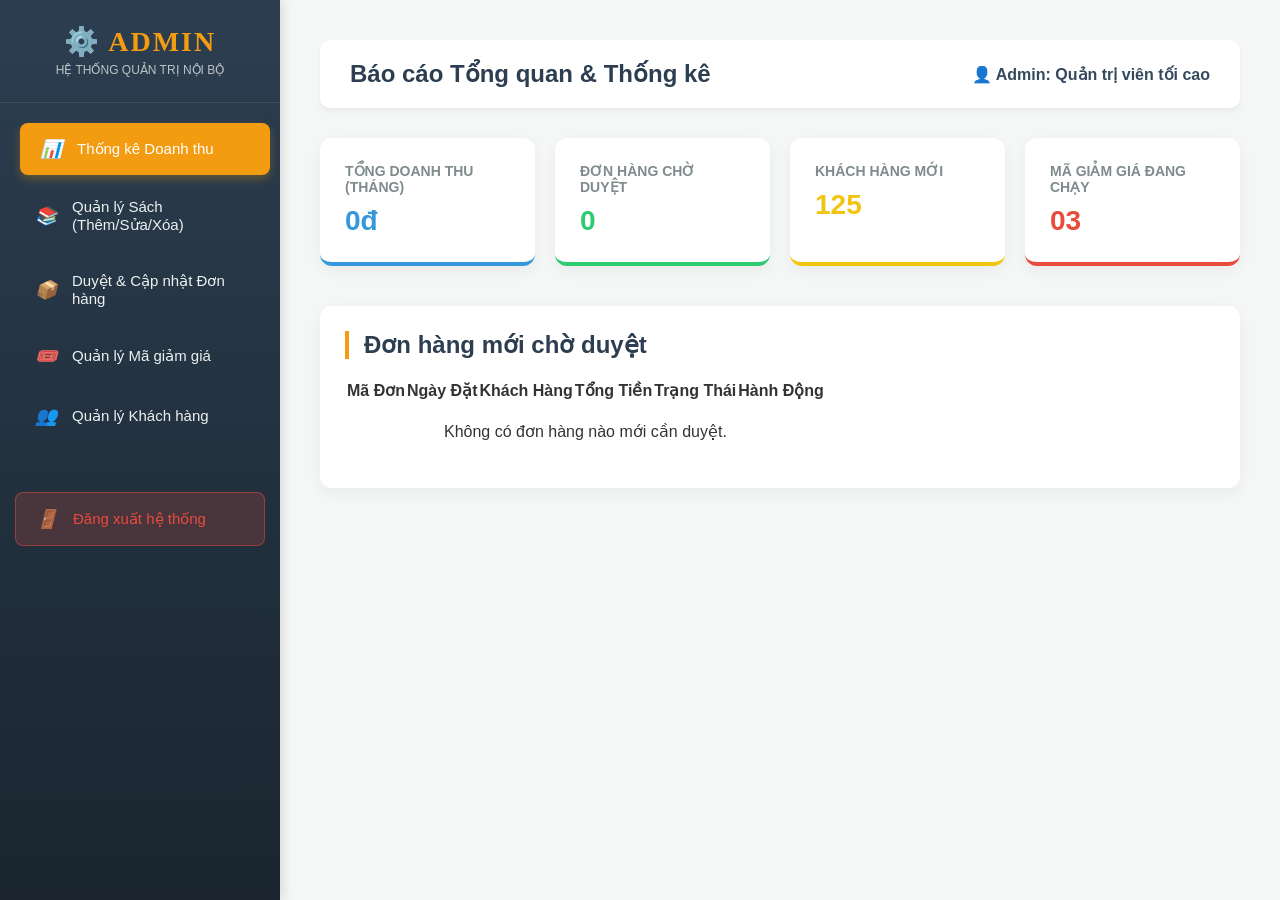
<file: src/views/index-admin.html>
<!DOCTYPE html>
<html lang="vi">
<head>
    <meta charset="UTF-8">
    <title>Hệ thống Quản trị - BOOKSTORE</title>
    <link rel="stylesheet" href="../assets/css/dinh-dang.css">

    <style>
        /* CSS BỔ SUNG DÀNH RIÊNG CHO GIAO DIỆN ADMIN */
        body {
            display: flex;
            background-color: #f4f7f6;
            margin: 0;
            font-family: 'Segoe UI', Tahoma, Geneva, Verdana, sans-serif;
        }

        /* 1. THANH MENU BÊN TRÁI (SIDEBAR) */
        .sidebar {
            width: 280px;
            background: linear-gradient(180deg, #2c3e50 0%, #1a252f 100%);
            color: white;
            height: 100vh;
            position: fixed;
            left: 0;
            top: 0;
            box-shadow: 4px 0 10px rgba(0,0,0,0.1);
            overflow-y: auto;
        }

        .sidebar-header {
            padding: 25px 20px;
            text-align: center;
            border-bottom: 1px solid rgba(255,255,255,0.1);
            margin-bottom: 20px;
        }

        .sidebar-header h2 {
            margin: 0;
            color: #f39c12;
            font-family: 'Lobster', cursive;
            font-size: 28px;
            letter-spacing: 2px;
        }

        .sidebar-header p {
            margin: 5px 0 0 0;
            font-size: 12px;
            color: #bdc3c7;
            text-transform: uppercase;
        }

        /* Danh sách chức năng (Lấy từ sơ đồ draw.io của bạn) */
        .admin-menu {
            list-style: none;
            padding: 0 15px;
            margin: 0;
        }

        .admin-menu li {
            margin-bottom: 8px;
        }

        .admin-menu a {
            display: flex;
            align-items: center;
            padding: 15px 20px;
            color: #ecf0f1;
            text-decoration: none;
            font-size: 15px;
            font-weight: 500;
            border-radius: 8px;
            transition: all 0.3s ease;
        }

        /* Hiệu ứng hover và menu đang chọn (Active) */
        .admin-menu a:hover, .admin-menu a.active {
            background-color: #f39c12;
            color: #fff;
            box-shadow: 0 4px 10px rgba(243, 156, 18, 0.3);
            transform: translateX(5px); /* Trượt nhẹ sang phải */
        }

        .admin-menu i {
            margin-right: 15px;
            font-size: 18px;
        }

        /* Nút đăng xuất nằm dưới cùng */
        .logout-btn {
            margin-top: 50px;
            background-color: rgba(231, 76, 60, 0.2) !important;
            color: #e74c3c !important;
            border: 1px solid rgba(231, 76, 60, 0.5);
        }
        .logout-btn:hover {
            background-color: #e74c3c !important;
            color: #fff !important;
            transform: translateX(0) !important;
        }

        /* 2. KHU VỰC NỘI DUNG CHÍNH (MAIN CONTENT) */
        .main-content {
            margin-left: 280px; /* Đẩy nội dung ra tránh cái sidebar */
            padding: 40px;
            width: calc(100% - 280px);
            box-sizing: border-box;
        }

        .page-header {
            display: flex;
            justify-content: space-between;
            align-items: center;
            margin-bottom: 30px;
            background: white;
            padding: 20px 30px;
            border-radius: 10px;
            box-shadow: 0 4px 6px rgba(0,0,0,0.05);
        }

        .page-header h1 {
            margin: 0;
            color: #2c3e50;
            font-size: 24px;
        }

        /* Re-style lại mấy cái thẻ Card cho đẹp hơn */
        .card-stats {
            display: grid;
            grid-template-columns: repeat(4, 1fr);
            gap: 20px;
            margin-bottom: 40px;
        }

        .stat-card {
            background: white;
            padding: 25px;
            border-radius: 12px;
            box-shadow: 0 5px 15px rgba(0,0,0,0.05);
            border-bottom: 4px solid #3498db;
        }

        .stat-card:nth-child(2) { border-color: #2ecc71; }
        .stat-card:nth-child(3) { border-color: #f1c40f; }
        .stat-card:nth-child(4) { border-color: #e74c3c; }

        .stat-card h3 { margin: 0 0 10px 0; color: #7f8c8d; font-size: 14px; text-transform: uppercase; }
        .stat-card .value { font-size: 28px; font-weight: bold; color: #2c3e50; }
    </style>
</head>
<body>

<div class="sidebar">
    <div class="sidebar-header">
        <h2>⚙️ ADMIN</h2>
        <p>Hệ thống quản trị nội bộ</p>
    </div>

    <ul class="admin-menu">
        <li>
            <a href="#" class="active"><i>📊</i> Thống kê Doanh thu</a>
        </li>
        <li>
            <a href="#"><i>📚</i> Quản lý Sách (Thêm/Sửa/Xóa)</a>
        </li>
        <li>
            <a href="#"><i>📦</i> Duyệt & Cập nhật Đơn hàng</a>
        </li>
        <li>
            <a href="#"><i>🎟️</i> Quản lý Mã giảm giá</a>
        </li>
        <li>
            <a href="#"><i>👥</i> Quản lý Khách hàng</a>
        </li>

        <li>
            <a href="#" class="logout-btn" onclick="dangXuatAdmin()"><i>🚪</i> Đăng xuất hệ thống</a>
        </li>
    </ul>
</div>

<div class="main-content">

    <div class="page-header">
        <h1>Báo cáo Tổng quan & Thống kê</h1>
        <div style="font-weight: bold; color: #34495e;">
            👤 Admin: Quản trị viên tối cao
        </div>
    </div>

    <div class="card-stats">
        <div class="stat-card">
            <h3>Tổng doanh thu (Tháng)</h3>
            <div id="admin-total-revenue" class="value" style="color: #3498db;">45.200.000đ</div>
        </div>
        <div class="stat-card">
            <h3>Đơn hàng chờ duyệt</h3>
            <div id="admin-pending-count" class="value" style="color: #2ecc71;">18</div>
        </div>
        <div class="stat-card">
            <h3>Khách hàng mới</h3>
            <div class="value" style="color: #f1c40f;">125</div>
        </div>
        <div class="stat-card">
            <h3>Mã giảm giá đang chạy</h3>
            <div class="value" style="color: #e74c3c;">03</div>
        </div>
    </div>

    <div style="background: white; padding: 25px; border-radius: 12px; box-shadow: 0 5px 15px rgba(0,0,0,0.05);">
        <h2 style="margin-top: 0; color: #2c3e50; border-left: 4px solid #f39c12; padding-left: 15px;">Đơn hàng mới chờ duyệt</h2>

        <table class="data-table" style="margin-top: 20px;">
            <thead>
            <tr>
                <th>Mã Đơn</th>
                <th>Ngày Đặt</th>
                <th>Khách Hàng</th>
                <th>Tổng Tiền</th>
                <th>Trạng Thái</th>
                <th>Hành Động</th>
            </tr>
            </thead>
            <!-- Thêm id="admin-order-body" và xóa các dòng <tr> mẫu đi -->
            <tbody id="admin-order-body">
            <!-- Dữ liệu sẽ tự đổ vào đây -->
            </tbody>

        </table>
    </div>

</div>

<script>
    function dangXuatAdmin() {
        // Xác nhận trước khi thoát
        if(confirm("Bạn có chắc chắn muốn đăng xuất khỏi hệ thống Quản trị?")) {
            // Xóa dữ liệu phiên (nếu có) và đẩy về trang đăng nhập
            window.location.href = 'dang-nhap.html';
        }
    }
// 1. Hàm tải dữ liệu và hiển thị lên giao diện Admin
function renderAdminDashboard() {
    const orderBody = document.getElementById('admin-order-body');
    const pendingCountEl = document.getElementById('admin-pending-count');
    const totalRevenueEl = document.getElementById('admin-total-revenue');

    // Lấy đơn hàng từ "kho" adc_orders
    let orders = JSON.parse(localStorage.getItem('adc_orders')) || [];

    let pendingCount = 0;
    let totalRevenue = 0;
    let html = '';

    // Lọc và hiển thị các đơn hàng
    orders.forEach((order, index) => {
        // Tính toán doanh thu (chỉ tính đơn đã duyệt)
        if (order.status === 'Đã duyệt') {
            totalRevenue += order.total;
        }

        // Chỉ hiển thị đơn hàng "Chờ xác nhận" ra bảng ở Dashboard theo yêu cầu của bạn
        if (order.status === 'Chờ xác nhận') {
            pendingCount++;
            html += `
                <tr>
                    <td><strong>${order.id}</strong></td>
                    <td>${order.date}</td>
                    <td>${order.customerName}</td>
                    <td>${order.total.toLocaleString('vi-VN')}đ</td>
                    <td><span style="background: #f1c40f; color: #000; padding: 5px 10px; border-radius: 20px; font-size: 12px; font-weight: bold;">Chờ xác nhận</span></td>
                    <td>
                        <button onclick="updateOrderStatus('${order.id}', 'Đã duyệt')" class="btn btn-add" style="padding: 5px 15px; font-size: 12px; cursor:pointer;">Duyệt</button>
                        <button onclick="updateOrderStatus('${order.id}', 'Đã hủy')" class="btn btn-delete" style="padding: 5px 15px; font-size: 12px; margin-left: 5px; cursor:pointer;">Hủy</button>
                    </td>
                </tr>
            `;
        }
    });

    // Nếu không có đơn nào chờ duyệt
    if (html === '') {
        html = '<tr><td colspan="6" style="text-align:center; padding:20px;">Không có đơn hàng nào mới cần duyệt.</td></tr>';
    }

    // Cập nhật số liệu lên các Card
    orderBody.innerHTML = html;
    pendingCountEl.innerText = pendingCount;
    totalRevenueEl.innerText = totalRevenue.toLocaleString('vi-VN') + 'đ';
}

// 2. Hàm xử lý Duyệt hoặc Hủy đơn hàng
function updateOrderStatus(orderId, newStatus) {
    let orders = JSON.parse(localStorage.getItem('adc_orders')) || [];

    // Tìm đơn hàng theo mã ID và cập nhật trạng thái
    orders = orders.map(order => {
        if (order.id === orderId) {
            order.status = newStatus;
        }
        return order;
    });

    // Lưu lại vào localStorage
    localStorage.setItem('adc_orders', JSON.stringify(orders));

    // Thông báo và tải lại bảng
    alert(`${newStatus} đơn hàng ${orderId} thành công!`);
    renderAdminDashboard();
}

// 3. Chạy hàm ngay khi trang Admin vừa tải xong
document.addEventListener('DOMContentLoaded', renderAdminDashboard);
</script>
</body>
</html>
</file>
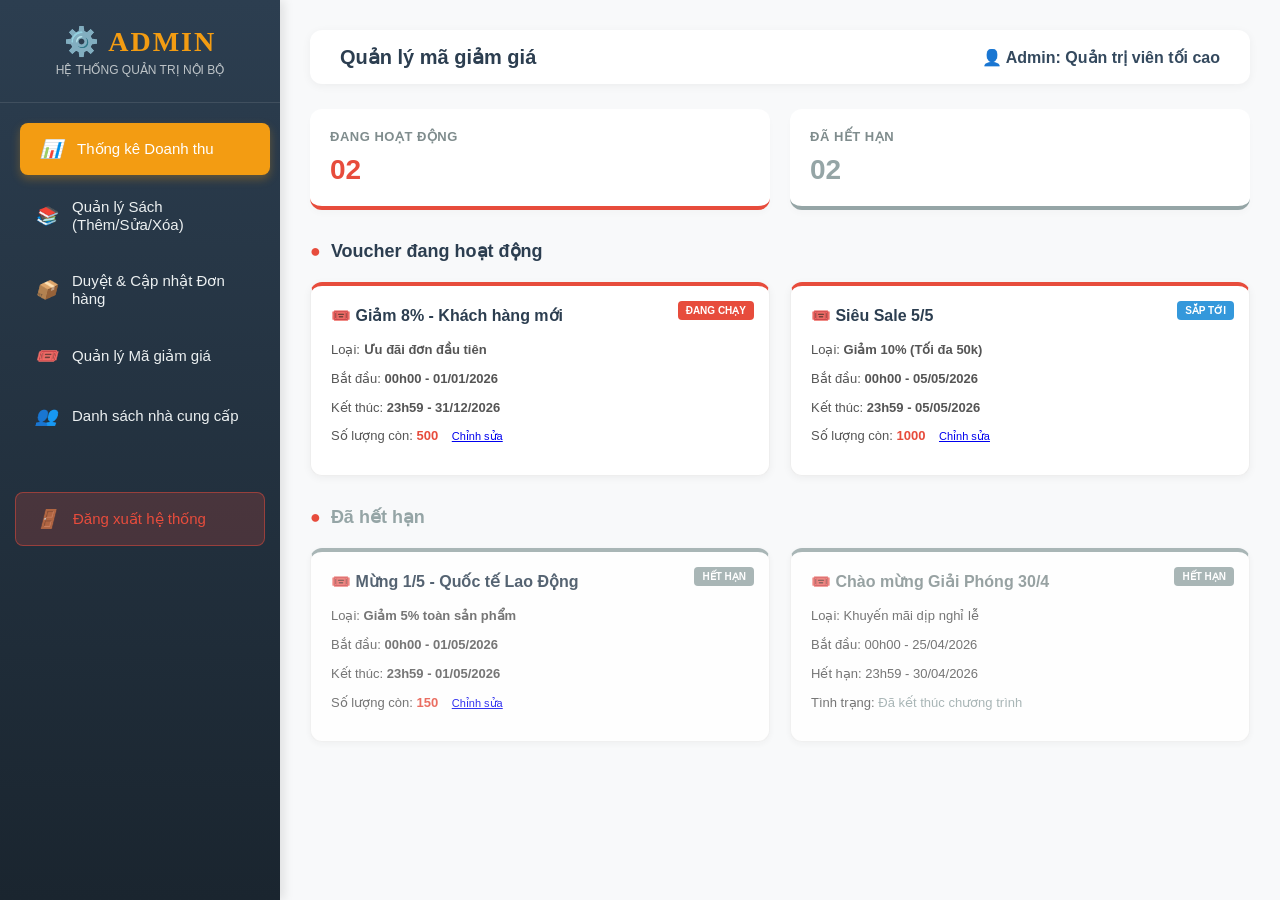
<file: src/views/ma-giam-gia.html>
<!DOCTYPE html>
<html lang="vi">
<head>
  <meta charset="UTF-8">
  <title>Hệ thống Quản trị - BOOKSTORE</title>
  <link rel="stylesheet" href="../assets/css/dinh-dang.css">

  <style>
    /* CSS BỔ SUNG DÀNH RIÊNG CHO GIAO DIỆN ADMIN */
    body {
        display: flex;
        background-color: #f4f7f6;
        margin: 0;
        font-family: 'Segoe UI', Tahoma, Geneva, Verdana, sans-serif;
    }

    /* 1. THANH MENU BÊN TRÁI (SIDEBAR) */
    .sidebar {
        width: 280px;
        background: linear-gradient(180deg, #2c3e50 0%, #1a252f 100%);
        color: white;
        height: 100vh;
        position: fixed;
        left: 0;
        top: 0;
        box-shadow: 4px 0 10px rgba(0,0,0,0.1);
        overflow-y: auto;
    }

    .sidebar-header {
        padding: 25px 20px;
        text-align: center;
        border-bottom: 1px solid rgba(255,255,255,0.1);
        margin-bottom: 20px;
    }

    .sidebar-header h2 {
        margin: 0;
        color: #f39c12;
        font-family: 'Lobster', cursive;
        font-size: 28px;
        letter-spacing: 2px;
    }

    .sidebar-header p {
        margin: 5px 0 0 0;
        font-size: 12px;
        color: #bdc3c7;
        text-transform: uppercase;
    }

    /* Danh sách chức năng (Lấy từ sơ đồ draw.io của bạn) */
    .admin-menu {
        list-style: none;
        padding: 0 15px;
        margin: 0;
    }

    .admin-menu li {
        margin-bottom: 8px;
    }

    .admin-menu a {
        display: flex;
        align-items: center;
        padding: 15px 20px;
        color: #ecf0f1;
        text-decoration: none;
        font-size: 15px;
        font-weight: 500;
        border-radius: 8px;
        transition: all 0.3s ease;
    }

    /* Hiệu ứng hover và menu đang chọn (Active) */
    .admin-menu a:hover, .admin-menu a.active {
        background-color: #f39c12;
        color: #fff;
        box-shadow: 0 4px 10px rgba(243, 156, 18, 0.3);
        transform: translateX(5px); /* Trượt nhẹ sang phải */
    }

    .admin-menu i {
        margin-right: 15px;
        font-size: 18px;
    }

    /* Nút đăng xuất nằm dưới cùng */
    .logout-btn {
        margin-top: 50px;
        background-color: rgba(231, 76, 60, 0.2) !important;
        color: #e74c3c !important;
        border: 1px solid rgba(231, 76, 60, 0.5);
    }
    .logout-btn:hover {
        background-color: #e74c3c !important;
        color: #fff !important;
        transform: translateX(0) !important;
    }
/* 2. KHU VỰC NỘI DUNG CHÍNH (MAIN CONTENT) */
    .main-content {
        margin-left: 280px;
        padding: 30px; /* Giảm padding một chút cho cân đối */
        width: calc(100% - 280px);
        box-sizing: border-box;
        background-color: #f8f9fa; /* Nền xám nhạt để nổi bật các thẻ trắng */
        min-height: 100vh;
    }

    /* Thanh Header giống ảnh 2 */
    .page-header {
        display: flex;
        justify-content: space-between;
        align-items: center;
        background: white;
        padding: 15px 30px;
        border-radius: 12px;
        box-shadow: 0 2px 10px rgba(0,0,0,0.05);
        margin-bottom: 25px;
    }

    .page-header h1 {
        margin: 0;
        color: #2c3e50;
        font-size: 20px; /* Chỉnh font vừa phải */
        font-weight: bold;
    }

    .admin-profile {
        display: flex;
        align-items: center;
        gap: 10px;
        color: #2c3e50;
        font-weight: 600;
        font-size: 14px;
    }

    /* Khối thống kê */
    .card-stats {
        display: grid;
        grid-template-columns: repeat(auto-fit, minmax(200px, 1fr));
        gap: 20px;
        margin-bottom: 30px;
    }

    .stat-card {
        background: white;
        padding: 20px;
        border-radius: 12px;
        box-shadow: 0 4px 6px rgba(0,0,0,0.02);
        border-bottom: 4px solid #e74c3c; /* Màu mặc định cho voucher */
    }

    .stat-card h3 { 
        margin: 0 0 10px 0; 
        color: #7f8c8d; 
        font-size: 13px; 
        text-transform: uppercase; 
        letter-spacing: 0.5px;
    }

    .stat-card .value { 
        font-size: 28px; 
        font-weight: bold; 
        color: #e74c3c; 
    }

    /* Grid Voucher */
    .voucher-section {
        margin-top: 30px;
    }

    .voucher-section h2 {
        font-size: 18px;
        color: #2c3e50;
        margin-bottom: 20px;
        display: flex;
        align-items: center;
    }

    .voucher-section h2::before {
        content: "●";
        color: #e74c3c;
        margin-right: 10px;
    }

    .voucher-grid {
        display: grid;
        grid-template-columns: repeat(auto-fill, minmax(320px, 1fr)); 
        gap: 20px;
    }

    .voucher-card {
        background: white;
        padding: 20px;
        border-radius: 12px;
        position: relative;
        box-shadow: 0 2px 8px rgba(0,0,0,0.05);
        border: 1px solid #eee;
        transition: 0.3s;
    }

    .voucher-card:hover {
        transform: translateY(-5px);
        box-shadow: 0 10px 20px rgba(0,0,0,0.1);
    }

    .voucher-active { border-top: 4px solid #e74c3c; } 
    .voucher-expired { border-top: 4px solid #95a5a6; opacity: 0.8; }

    .voucher-card h3 { margin: 0 0 15px 0; font-size: 16px; color: #2c3e50; padding-right: 70px; }
    .voucher-card p { margin: 8px 0; font-size: 13px; color: #555; line-height: 1.6; }
    
    .v-badge { 
        position: absolute; 
        top: 15px; 
        right: 15px; 
        padding: 4px 8px; 
        border-radius: 4px; 
        font-size: 10px; 
        font-weight: bold;
        color: white;
    }
    .bg-red { background: #e74c3c; }
    .bg-gray { background: #95a5a6; }
  </style>
</head>
<body>

<div class="sidebar">
  <div class="sidebar-header">
    <h2>⚙️ ADMIN</h2>
    <p>Hệ thống quản trị nội bộ</p>
  </div>

  <ul class="admin-menu">
    <li>
      <a href="index-admin.html" class="active"><i>📊</i> Thống kê Doanh thu</a>
    </li>
    <li>
      <a href="quan-ly-sach.html"><i>📚</i> Quản lý Sách (Thêm/Sửa/Xóa)</a>
    </li>
    <li>
      <a href="don-hang.html"><i>📦</i> Duyệt & Cập nhật Đơn hàng</a>
    </li>
    <li>
      <a href="ma-giam-gia.html"><i>🎟️</i> Quản lý Mã giảm giá</a>
    </li>
    <li>
      <a href="nha-cung-cap.html"><i>👥</i> Danh sách nhà cung cấp</a>
    </li>

    <li>
      <a href="#" class="logout-btn" onclick="dangXuatAdmin()"><i>🚪</i> Đăng xuất hệ thống</a>
    </li>
  </ul>
</div>

<div class="main-content">
    <!-- 1. Thanh Header chuẩn ảnh 2 -->
    <div class="page-header">
    <h1>Quản lý mã giảm giá</h1>
    <div style="font-weight: bold; color: #34495e;">
      👤 Admin: Quản trị viên tối cao
    </div>
  </div>

    <!-- 2. Khối thống kê mã -->
    <div class="card-stats">
        <div class="stat-card">
            <h3>Đang hoạt động</h3>
            <div class="value">03</div>
        </div>
        <div class="stat-card" style="border-color: #95a5a6;">
            <h3>Đã hết hạn</h3>
            <div class="value" style="color: #95a5a6;">01</div>
        </div>
    </div>

    <!-- 3. Voucher đang hoạt động -->
    <div class="voucher-section">
        <h2>Voucher đang hoạt động</h2>
        <div class="voucher-grid">
           <!-- Sửa thẻ mã 8% -->
            <div class="voucher-card voucher-active" id="voucher-8">
                <span class="v-badge bg-red">ĐANG CHẠY</span>
                <h3>🎟️ Giảm 8% - Khách hàng mới</h3>
                <p>Loại: <b>Ưu đãi đơn đầu tiên</b></p>
                <p>Bắt đầu: <b>00h00 - 01/01/2026</b></p>
                <p>Kết thúc: <b>23h59 - 31/12/2026</b></p>
                <p>Số lượng còn: <span id="qty-voucher-8" style="color:#e74c3c; font-weight:bold">500</span> <a href="#" style="font-size:11px; margin-left:10px">Chỉnh sửa</a></p>
            </div>

            <!-- Sửa thẻ mã 1/5 -->
            <div class="voucher-card voucher-active" data-end="2026-05-01T23:59:59" id="voucher-1-5">
                <span class="v-badge bg-red" id="badge-1-5" style="background:#f39c12">HÔM NAY</span>
                <h3>🎟️ Mừng 1/5 - Quốc tế Lao Động</h3>
                <p>Loại: <b>Giảm 5% toàn sản phẩm</b></p>
                <p>Bắt đầu: <b>00h00 - 01/05/2026</b></p>
                <p>Kết thúc: <b>23h59 - 01/05/2026</b></p>
                <p>Số lượng còn: <span style="color:#e74c3c; font-weight:bold">150</span> <a href="#" style="font-size:11px; margin-left:10px">Chỉnh sửa</a></p>
            </div>
            
            <div class="voucher-card voucher-active">
                <span class="v-badge bg-red" style="background:#3498db">SẮP TỚI</span>
                <h3>🎟️ Siêu Sale 5/5</h3>
                <p>Loại: <b>Giảm 10% (Tối đa 50k)</b></p>
                <p>Bắt đầu: <b>00h00 - 05/05/2026</b></p>
                <p>Kết thúc: <b>23h59 - 05/05/2026</b></p>
                <p>Số lượng còn: <span id="qty-voucher-8" style="color:#e74c3c; font-weight:bold">1000</span> <a href="#" style="font-size:11px; margin-left:10px">Chỉnh sửa</a></p>
            </div>
        </div>
    </div>

  <!-- 4. Voucher đã hết hạn -->
<div class="voucher-section">
    <h2 style="color: #95a5a6; border-color: #95a5a6;">Đã hết hạn</h2>
    <!-- Đảm bảo có class voucher-grid ở đây để dàn hàng ngang -->
    <div class="voucher-grid" id="expired-grid">
        <!-- Tìm đến mã 30/4 và thêm thuộc tính data-end -->
<div class="voucher-card voucher-expired" data-end="2026-04-30T23:59:59">
    <span class="v-badge bg-gray">HẾT HẠN</span>
    <h3 style="color: #7f8c8d;">🎟️ Chào mừng Giải Phóng 30/4</h3>
    <p>Loại: Khuyến mãi dịp nghỉ lễ</p>
    <p>Bắt đầu: 00h00 - 25/04/2026</p>
    <p>Hết hạn: 23h59 - 30/04/2026</p>
    <p>Tình trạng: <span style="color:#95a5a6">Đã kết thúc chương trình</span></p>
</div>
        <!-- Khi JavaScript chạy, mã 1/5 sẽ tự động được nhảy vào đây và xếp ngay bên cạnh mã 30/4 -->
    </div>
</div>
</div>
<script>
    document.addEventListener("DOMContentLoaded", () => {
        // 1. TỰ ĐỘNG TRỪ SỐ LƯỢNG MÃ 8% (Đọc từ dữ liệu khách hàng)
        let totalUsed8 = 0;
        // Quét bộ nhớ xem có bao nhiêu tài khoản đã lưu biến 'usedVoucher8_...'
        for (let i = 0; i < localStorage.length; i++) {
            if (localStorage.key(i).startsWith('usedVoucher8_')) {
                totalUsed8++;
            }
        }
        const initialQty8 = 500;
        const currentQty8 = initialQty8 - totalUsed8;
        const qtyElement8 = document.getElementById('qty-voucher-8');
        if (qtyElement8) {
            qtyElement8.innerText = currentQty8; // Cập nhật (ví dụ: về 499)
        }

        // 2. KIỂM TRA THỜI GIAN VÀ SẮP XẾP MÃ HẾT HẠN
        const now = new Date();
        const allVouchers = document.querySelectorAll('.voucher-card');
        const expiredGrid = document.getElementById('expired-grid');

        // Bước A: Quét và chuyển các mã vừa hết hạn vào vùng 'expired-grid'
        allVouchers.forEach(card => {
            const endDateStr = card.getAttribute('data-end');
            if (endDateStr) {
                const endDate = new Date(endDateStr);
                if (now > endDate) {
                    // Nếu chưa nằm trong vùng hết hạn thì chuyển vào
                    if (!card.closest('#expired-grid')) {
                        expiredGrid.appendChild(card);
                        // Cập nhật lại giao diện cho mã vừa bị chuyển xuống
                        card.classList.replace('voucher-active', 'voucher-expired');
                        const badge = card.querySelector('.v-badge');
                        badge.className = 'v-badge bg-gray';
                        badge.innerText = 'HẾT HẠN';
                        badge.style.background = '';
                    }
                }
            }
        });

        // Bước B: Sắp xếp các mã trong vùng Hết hạn (Mới nhất lên đầu)
        const expiredCards = Array.from(expiredGrid.children);
        expiredCards.sort((a, b) => {
            const dateA = new Date(a.getAttribute('data-end'));
            const dateB = new Date(b.getAttribute('data-end'));
            return dateB - dateA; // Sắp xếp giảm dần theo thời gian
        });

        // Xóa nội dung cũ và chèn lại theo thứ tự đã sắp xếp
        expiredGrid.innerHTML = '';
        expiredCards.forEach(card => expiredGrid.appendChild(card));
        // 3. TỰ ĐỘNG TÍNH LẠI CON SỐ THỐNG KÊ TRÊN CÙNG
        const activeCount = document.querySelectorAll('.voucher-active').length;
        const expiredCount = document.querySelectorAll('.voucher-expired').length;
        const statValues = document.querySelectorAll('.stat-card .value');
        
        if(statValues.length >= 2) {
            statValues[0].innerText = activeCount < 10 ? '0' + activeCount : activeCount;
            statValues[1].innerText = expiredCount < 10 ? '0' + expiredCount : expiredCount;
        }
    });
</script>
</file>
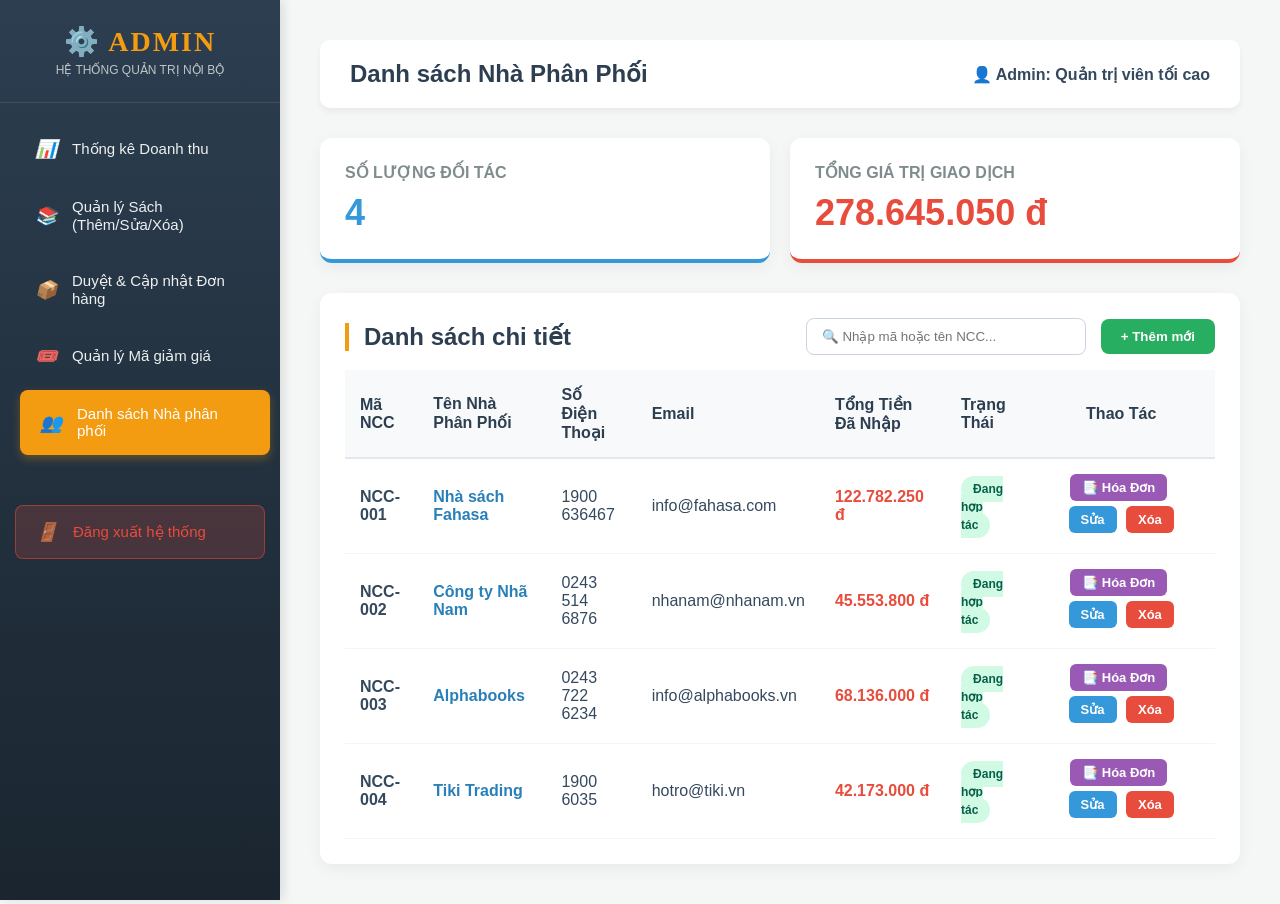
<file: src/views/nha-cung-cap.html>
<!DOCTYPE html>
<html lang="vi">
<head>
    <meta charset="UTF-8">
    <title>Hệ thống Quản trị - BOOKSTORE</title>

    <!-- Gọi file CSS chung của toàn web -->
    <link rel="stylesheet" href="../assets/css/dinh-dang.css">

    <!-- Gọi đúng file chứa giao diện Admin (Sidebar, bảng...) mà bạn đã tách -->
    <link rel="stylesheet" href="../assets/css/dinh-dang-quan-ly-sach.css">

    <!-- Nếu bạn có file riêng cho trang Nhà cung cấp thì gọi thêm ở đây -->
    <link rel="stylesheet" href="../assets/css/nha-cung-cap.css">
</head>
<body>

<div class="sidebar">
    <div class="sidebar-header">
        <h2>⚙️ ADMIN</h2>
        <p>Hệ thống quản trị nội bộ</p>
    </div>
    <ul class="admin-menu">
        <li><a href="index-admin.html"><i>📊</i> Thống kê Doanh thu</a></li>
        <li><a href="quan-ly-sach.html"><i>📚</i> Quản lý Sách (Thêm/Sửa/Xóa)</a></li>
        <li><a href="don-hang.html"><i>📦</i> Duyệt & Cập nhật Đơn hàng</a></li>
        <li><a href="ma-giam-gia.html"><i>🎟️</i> Quản lý Mã giảm giá</a></li>
        <li><a href="nha-cung-cap.html" class="active"><i>👥</i> Danh sách Nhà phân phối</a></li>
        <li><a href="#" class="logout-btn" onclick="dangXuatAdmin()"><i>🚪</i> Đăng xuất hệ thống</a></li>
    </ul>
</div>

<div class="main-content">
    <div class="page-header">
        <h1>Danh sách Nhà Phân Phối</h1>
        <div style="font-weight: bold; color: #34495e;">👤 Admin: Quản trị viên tối cao</div>
    </div>

    <!-- KHU VỰC 1: HIỂN THỊ TỔNG SỐ -->
    <div class="card-stats">
        <div class="stat-card">
            <h3>Số lượng đối tác</h3>
            <div class="value" id="tong-ncc" style="color: #3498db;">0</div>
        </div>
        <div class="stat-card">
            <h3>Tổng giá trị giao dịch</h3>
            <div class="value" id="tong-tien-chi" style="color: #e74c3c;">0 đ</div>
        </div>
    </div>

    <!-- KHU VỰC 2: BẢNG DANH SÁCH -->
    <div class="table-container">
        <div style="display: flex; justify-content: space-between; align-items: center;">
            <h2 style="margin: 0; color: #2c3e50; border-left: 4px solid #f39c12; padding-left: 15px;">Danh sách chi tiết</h2>

            <div style="display: flex; gap: 15px; align-items: center;">
                <input type="text" id="txtTimKiemNCC" class="search-input-box" placeholder="🔍 Nhập mã hoặc tên NCC..." oninput="hienThiDuLieuNCC()">
                <button onclick="moFormThem()" style="padding: 10px 20px; background: #27ae60; color: white; border: none; border-radius: 8px; font-weight: bold; cursor: pointer; transition: 0.2s;">
                    + Thêm mới
                </button>
            </div>
        </div>

        <table class="data-table">
            <thead>
            <tr>
                <th>Mã NCC</th>
                <th>Tên Nhà Phân Phối</th>
                <th>Số Điện Thoại</th>
                <th>Email</th>
                <th>Tổng Tiền Đã Nhập</th>
                <th>Trạng Thái</th>
                <th style="text-align: center;">Thao Tác</th>
            </tr>
            </thead>
            <tbody id="bang-nha-cung-cap">
            </tbody>
        </table>
    </div>
</div>

<!-- ==============================================
     CÁC MODAL (POPUP) CHỨC NĂNG
     ============================================== -->

<!-- 1. MODAL QUẢN LÝ THÊM/SỬA NCC -->
<div id="nccModal" class="modal">
    <div class="modal-content modal-md">
        <span class="close" onclick="dongModal('nccModal')">&times;</span>
        <h2 id="modalTitle" style="margin-top: 0; text-align: center; color: #2c3e50;">Thêm Nhà Phân Phối</h2>
        <input type="hidden" id="editIndex" value="">

        <div class="form-group">
            <label>Mã NCC (*)</label>
            <input type="text" id="txtMaNCC" placeholder="VD: NCC-007">
        </div>
        <div class="form-group">
            <label>Tên Nhà Phân Phối (*)</label>
            <input type="text" id="txtTenNCC" placeholder="VD: Nhà sách Fahasa">
        </div>
        <div class="form-group">
            <label>Số Điện Thoại</label>
            <input type="text" id="txtSDT" placeholder="Nhập số điện thoại">
        </div>
        <div class="form-group">
            <label>Email</label>
            <input type="email" id="txtEmail" placeholder="Nhập email liên hệ">
        </div>
        <div class="form-group">
            <label>Trạng Thái</label>
            <select id="selTrangThai">
                <option value="Đang hợp tác">Đang hợp tác</option>
                <option value="Tạm dừng">Tạm dừng</option>
            </select>
        </div>
        <button class="btn-save" onclick="luuNCC()">LƯU THÔNG TIN</button>
    </div>
</div>

<!-- 2. MODAL DANH SÁCH HÓA ĐƠN -->
<div id="hoaDonModal" class="modal">
    <div class="modal-content modal-lg">
        <span class="close" onclick="dongModal('hoaDonModal')">&times;</span>
        <h2 style="margin-top: 0; color: #2c3e50;" id="hdModalTitle">Danh Sách Hóa Đơn Nhập</h2>

        <div style="margin-bottom: 20px; text-align: right;">
            <button onclick="moFormNhapHang()" style="padding: 10px 20px; background: #e67e22; color: white; border: none; border-radius: 8px; font-weight: bold; cursor: pointer; transition: 0.2s;">
                🛒 + Tạo Đơn Nhập Hàng
            </button>
        </div>

        <table class="data-table">
            <thead>
            <tr>
                <th>Mã Hóa Đơn</th>
                <th>Ngày Nhập</th>
                <th>Số Lượng Đầu Sách</th>
                <th>Tổng Tiền (VNĐ)</th>
                <th style="text-align: center;">Chi Tiết</th>
            </tr>
            </thead>
            <tbody id="bang-hoa-don">
            </tbody>
        </table>
    </div>
</div>

<!-- 3. MODAL XEM CHI TIẾT 1 HÓA ĐƠN CỤ THỂ -->
<div id="chiTietHDModal" class="modal" style="z-index: 1002;">
    <div class="modal-content modal-lg">
        <span class="close" onclick="dongModal('chiTietHDModal')">&times;</span>
        <h2 style="margin-top: 0; color: #2c3e50;" id="chiTietTitle">Chi tiết Hóa Đơn</h2>

        <table class="data-table">
            <thead>
            <tr>
                <th>Mã Sách</th>
                <th>Tên Sách</th>
                <th>Đơn Giá</th>
                <th>Số Lượng</th>
                <th>Thành Tiền</th>
            </tr>
            </thead>
            <tbody id="bang-chi-tiet-hd">
            </tbody>
        </table>
        <div style="text-align: right; margin-top: 20px; font-size: 20px; font-weight: bold; color: #e74c3c;" id="chiTietTotal">Tổng cộng: 0 đ</div>
    </div>
</div>

<!-- 4. MODAL NHẬP SÁCH (TẠO HÓA ĐƠN MỚI CÓ CHỌN SÁCH) -->
<div id="nhapHangModal" class="modal" style="z-index: 1001;">
    <div class="modal-content modal-lg">
        <span class="close" onclick="dongModal('nhapHangModal')">&times;</span>
        <h2 style="margin-top: 0; text-align: center; color: #2c3e50;">Tạo Đơn Nhập Kho</h2>

        <div class="form-group" style="width: 200px;">
            <label>Ngày Nhập</label>
            <input type="date" id="txtNgayNhap">
        </div>

        <div style="background: #f8f9fa; padding: 15px; border-radius: 8px; border: 1px solid #e2e8f0; margin-bottom: 20px;">
            <label style="font-weight: bold; color: #2c3e50; margin-bottom: 10px; display: block;">Chọn sách vào đơn hàng:</label>
            <div class="import-grid">
                <div>
                    <select id="selSachNhap"></select>
                </div>
                <div>
                    <input type="number" id="txtSoLuongNhap" placeholder="Số lượng..." value="10" min="1">
                </div>
                <div>
                    <button onclick="themSachVaoLuoi()" style="padding: 10px 15px; background: #3498db; color: white; border: none; border-radius: 8px; font-weight: bold; cursor: pointer;">Thêm ⬇️</button>
                </div>
            </div>
        </div>

        <table class="data-table">
            <thead>
            <tr>
                <th>Tên Sách</th>
                <th>Đơn Giá</th>
                <th>SL</th>
                <th>Thành Tiền</th>
                <th>Xóa</th>
            </tr>
            </thead>
            <tbody id="bang-nhap-tam">
            </tbody>
        </table>

        <div style="display: flex; justify-content: space-between; align-items: center; margin-top: 25px;">
            <div style="font-size: 22px; font-weight: bold; color: #e74c3c;">Tổng Tiền: <span id="lblTongTienNhap">0 đ</span></div>
            <button class="btn-save" onclick="luuHoaDonMoi()" style="background-color: #e67e22; width: auto; padding: 12px 30px;">XÁC NHẬN NHẬP KHO</button>
        </div>
    </div>
</div>

<script>
    function dangXuatAdmin() {
        if(confirm("Bạn có chắc chắn muốn đăng xuất khỏi hệ thống Quản trị?")) {
            window.location.href = 'dang-nhap.html';
        }
    }

    // ==========================================
    // 1. DATA KHO 56 CUỐN SÁCH
    // ==========================================
    const bookDatabase = {
        "ba-tuoc-monte-cristo": { id: "ba-tuoc-monte-cristo", title: "Bá tước Monte Cristo", price: 185000, category: "Văn học" },
        "giet-con-chim-nhai": { id: "giet-con-chim-nhai", title: "Giết con chim nhại", price: 210000, category: "Văn học" },
        "hai-so-phan": { id: "hai-so-phan", title: "Hai số phận", price: 320000, category: "Văn học" },
        "khong-gia-dinh": { id: "khong-gia-dinh", title: "Không gia đình", price: 450000, category: "Văn học" },
        "phia-sau-nghi-can-x": { id: "phia-sau-nghi-can-x", title: "Phía sau nghi can X", price: 230000, category: "Trinh thám" },
        "rung-nauy": { id: "rung-nauy", title: "Rừng Nauy", price: 240000, category: "Văn học" },
        "bo-gia": { id: "bo-gia", title: "Bố Già", price: 105000, category: "Văn học" },
        "nhung-nguoi-khon-kho": { id: "nhung-nguoi-khon-kho", title: "Những người khốn khổ", price: 285000, category: "Văn học" },
        "phia-tay-khong-co-gi-la": { id: "phia-tay-khong-co-gi-la", title: "Phía tây không có gì lạ", price: 50000, category: "Văn học" },
        "tuoi-tre-dang-gia-bao-nhieu": { id: "tuoi-tre-dang-gia-bao-nhieu", title: "Tuổi trẻ đáng giá bao nhiêu", price: 80000, category: "Kỹ năng" },
        "cay-cam-ngot-cua-toi": { id: "cay-cam-ngot-cua-toi", title: "Cây Cam Ngọt Của Tôi", price: 81000, category: "Văn học" },
        "khong-diet-khong-sinh-dung-so-hai": { id: "khong-diet-khong-sinh-dung-so-hai", title: "Không Diệt Không Sinh Đừng Sợ Hãi", price: 82500, category: "Kỹ năng" },
        "khi-hoi-tho-hoa-thinh-khong": { id: "khi-hoi-tho-hoa-thinh-khong", title: "Khi Hơi Thở Hóa Thinh Không", price: 81750, category: "Văn học" },
        "dan-ong-sao-hoa-dan-ba-sao-kim": { id: "dan-ong-sao-hoa-dan-ba-sao-kim", title: "Đàn Ông Sao Hỏa Đàn Bà Sao Kim", price: 122000, category: "Kỹ năng" },
        "muon-kiep-nhan-sinh": { id: "muon-kiep-nhan-sinh", title: "Muôn Kiếp Nhân Sinh", price: 117600, category: "Văn học" },
        "tieng-han-tong-hop-so-cap-1": { id: "tieng-han-tong-hop-so-cap-1", title: "Tiếng Hàn Tổng Hợp - Sơ Cấp 1", price: 148500, category: "Ngoại ngữ" },
        "dac-nhan-tam": { id: "dac-nhan-tam", title: "Đắc Nhân Tâm", price: 56000, category: "Kỹ năng" },
        "day-con-lam-giau-01": { id: "day-con-lam-giau-01", title: "Dạy Con Làm Giàu 01", price: 62000, category: "Kinh tế" },
        "hieu-ve-trai-tim": { id: "hieu-ve-trai-tim", title: "Hiểu Về Trái Tim", price: 119000, category: "Kỹ năng" },
        "ngon-ngu-co-the": { id: "ngon-ngu-co-the", title: "Ngôn Ngữ Cơ Thể", price: 158000, category: "Kỹ năng" },
        "cam-on-nguoi-lon": { id: "cam-on-nguoi-lon", title: "Cảm Ơn Người Lớn", price: 84700, category: "Văn học" },
        "thay-doi-cuoc-song-voi-nhan-so-hoc": { id: "thay-doi-cuoc-song-voi-nhan-so-hoc", title: "Thay Đổi Cuộc Sống Với Nhân Số Học", price: 173600, category: "Kỹ năng" },
        "khoi-nghiep-ban-le": { id: "khoi-nghiep-ban-le", title: "Khởi Nghiệp Bán Lẻ", price: 125000, category: "Kinh tế" },
        "muon-kiep-nhan-sinh-tap-2": { id: "muon-kiep-nhan-sinh-tap-2", title: "Muôn Kiếp Nhân Sinh - Tập 2", price: 187600, category: "Văn học" },
        "lam-ban-voi-bau-troi": { id: "lam-ban-voi-bau-troi", title: "Làm Bạn Với Bầu Trời", price: 169400, category: "Văn học" },
        "tam-ly-hoc-toi-pham": { id: "tam-ly-hoc-toi-pham", title: "Tâm Lý Học Tội Phạm", price: 94000, category: "Tâm lý" },
        "thien-tai-ben-trai-ke-dien-ben-phai": { id: "thien-tai-ben-trai-ke-dien-ben-phai", title: "Thiên Tài Bên Trái, Kẻ Điên Bên Phải", price: 116000, category: "Tâm lý" },
        "tam-ly-hoc-ve-tien": { id: "tam-ly-hoc-ve-tien", title: "Tâm Lý Học Về Tiền", price: 141500, category: "Tâm lý" },
        "cay-chuoi-non-di-giay-xanh": { id: "cay-chuoi-non-di-giay-xanh", title: "Cây Chuối Non Đi Giày Xanh", price: 84700, category: "Văn học" },
        "tu-hoc-tieng-trung-cho-nguoi-moi-bat-dau": { id: "tu-hoc-tieng-trung-cho-nguoi-moi-bat-dau", title: "Tự Học Tiếng Trung Cho Người Mới Bắt Đầu", price: 85500, category: "Ngoại ngữ" },
        "ong-tram-tuoi-treo-qua-cua-so-va-bien-mat": { id: "ong-tram-tuoi-treo-qua-cua-so-va-bien-mat", title: "Ông Trăm Tuổi Trèo Qua Cửa Sổ Và Biến Mất", price: 146300, category: "Văn học" },
        "nguoi-dua-dieu": { id: "nguoi-dua-dieu", title: "Người Đua Diều", price: 146300, category: "Văn học" },
        "think-and-grow-rich": { id: "think-and-grow-rich", title: "Think And Grow Rich", price: 77000, category: "Kinh tế" },
        "nguoi-giau-co-nhat-thanh-babylon": { id: "nguoi-giau-co-nhat-thanh-babylon", title: "Người Giàu Có Nhất Thành Babylon", price: 74000, category: "Kinh tế" },
        "lam-giau-tu-chung-khoan": { id: "lam-giau-tu-chung-khoan", title: "Làm Giàu Từ Chứng Khoán", price: 700000, category: "Kinh tế" },
        "ghi-chep-phap-y-nhung-cai-chet-bi-an": { id: "ghi-chep-phap-y-nhung-cai-chet-bi-an", title: "Ghi Chép Pháp Y - Những Cái Chết Bí Ẩn", price: 112500, category: "Trinh thám" },
        "kheo-an-noi-se-co-duoc-thien-ha": { id: "kheo-an-noi-se-co-duoc-thien-ha", title: "Khéo Ăn Nói Sẽ Có Được Thiên Hạ", price: 118000, category: "Tâm lý" },
        "nha-gia-kim": { id: "nha-gia-kim", title: "Nhà giả kim", price: 100000, category: "Văn học" },
        "90-tre-thong-minh-nho-tro-chuyen": { id: "90-tre-thong-minh-nho-tro-chuyen", title: "90% Trẻ Thông Minh Nhờ Trò Chuyện", price: 33000, category: "Kỹ năng" },
        "bi-mat-cua-phan-thien-an": { id: "bi-mat-cua-phan-thien-an", title: "Bí Mật Của Phan Thiên Ân", price: 69000, category: "Kỹ năng" },
        "co-hai-con-meo-ngoi-ben-cua-so": { id: "co-hai-con-meo-ngoi-ben-cua-so", title: "Có Hai Con Mèo Ngồi Bên Cửa Sổ", price: 77000, category: "Văn học" },
        "hanh-tinh-cua-mot-ke-nghi-nhieu": { id: "hanh-tinh-cua-mot-ke-nghi-nhieu", title: "Hành Tinh Của Một Kẻ Nghĩ Nhiều", price: 56000, category: "Tâm lý" },
        "tu-dien-tieng-em": { id: "tu-dien-tieng-em", title: "Từ Điển Tiếng 'Em'", price: 55000, category: "Văn học" },
        "di-tim-le-song": { id: "di-tim-le-song", title: "Đi Tìm Lẽ Sống", price: 62000, category: "Tâm lý" },
        "cho-toi-xin-mot-ve-di-tuoi-tho": { id: "cho-toi-xin-mot-ve-di-tuoi-tho", title: "Cho Tôi Xin Một Vé Đi Tuổi Thơ", price: 69300, category: "Văn học" },
        "bien-moi-thu-thanh-tien": { id: "bien-moi-thu-thanh-tien", title: "Biến Mọi Thứ Thành Tiền", price: 109000, category: "Kinh tế" },
        "combo-sach-english": { id: "combo-sach-english", title: "Combo sách English", price: 85500, category: "Ngoại ngữ" },
        "lam-giau-tu-chung-khoan-bo-2-cuon": { id: "lam-giau-tu-chung-khoan-bo-2-cuon", title: "Làm Giàu Từ Chứng Khoán (Bộ 2 cuốn)", price: 700000, category: "Kinh tế" },
        "khong-so-cham-chi-so-dung": { id: "khong-so-cham-chi-so-dung", title: "Không Sợ Chậm Chỉ Sợ Dừng", price: 84000, category: "Kỹ năng" },
        "vi-than-cua-nhung-quyet-dinh": { id: "vi-than-cua-nhung-quyet-dinh", title: "Vị Thần Của Những Quyết Định", price: 51000, category: "Kỹ năng" },
        "tho-bay-mau-va-nhung-nguoi-nghi-no-la-ban": { id: "tho-bay-mau-va-nhung-nguoi-nghi-no-la-ban", title: "Thỏ Bảy Màu Và Những Người Nghĩ Nó Là Bạn", price: 79000, category: "Văn học" },
        "muon-kiep-nhan-sinh-tap-3": { id: "muon-kiep-nhan-sinh-tap-3", title: "Muôn Kiếp Nhân Sinh - Tập 3", price: 152600, category: "Văn học" },
        "to-binh-yen-ve-hanh-phuc": { id: "to-binh-yen-ve-hanh-phuc", title: "Tô Bình Yên Vẽ Hạnh Phúc", price: 70000, category: "Kỹ năng" },
        "thuat-thao-tung": { id: "thuat-thao-tung", title: "Thuật Thao Túng", price: 89600, category: "Kỹ năng" },
        "khong-phai-soi-nhung-cung-dung-la-cuu": { id: "khong-phai-soi-nhung-cung-dung-la-cuu", title: "Không Phải Sói Nhưng Cũng Đừng Là Cừu", price: 92000, category: "Văn học" },
        "noi-chuyen-la-ban-nang-giu-mieng-la-tu-duong": { id: "noi-chuyen-la-ban-nang-giu-mieng-la-tu-duong", title: "Nói Chuyện Là Bản Năng, Giữ Miệng Là Tu Dưỡng", price: 123000, category: "Kỹ năng" }
    };
    const dsSach = Object.values(bookDatabase);

    // ==========================================
    // 2. KHAI BÁO NHÀ PHÂN PHỐI & RANDOM SỐ LƯỢNG NHẬP
    // ==========================================
    const duLieuNCCGoc = [
        { id: "NCC-001", name: "Nhà sách Fahasa", phone: "1900 636467", email: "info@fahasa.com", totalPaid: 0, status: "Đang hợp tác" },
        { id: "NCC-002", name: "Công ty Nhã Nam", phone: "0243 514 6876", email: "nhanam@nhanam.vn", totalPaid: 0, status: "Đang hợp tác" },
        { id: "NCC-003", name: "Alphabooks", phone: "0243 722 6234", email: "info@alphabooks.vn", totalPaid: 0, status: "Đang hợp tác" },
        { id: "NCC-004", name: "Tiki Trading", phone: "1900 6035", email: "hotro@tiki.vn", totalPaid: 0, status: "Đang hợp tác" }
    ];

    const duLieuHoaDonGoc = [];

    duLieuNCCGoc.forEach(ncc => {
        let sachCuaNCC = [];
        if(ncc.id === "NCC-001") sachCuaNCC = dsSach.filter(s => s.category === "Văn học");
        else if(ncc.id === "NCC-002") sachCuaNCC = dsSach.filter(s => s.category === "Kỹ năng");
        else if(ncc.id === "NCC-003") sachCuaNCC = dsSach.filter(s => s.category === "Kinh tế");
        else if(ncc.id === "NCC-004") sachCuaNCC = dsSach.filter(s => ["Tâm lý", "Trinh thám", "Ngoại ngữ"].includes(s.category));

        if(sachCuaNCC.length > 0) {
            let tongTienHD = 0;
            let itemsHD = [];

            sachCuaNCC.forEach(s => {
                let sl = Math.floor(Math.random() * 51) + 10;
                let thanhTien = s.price * sl;
                tongTienHD += thanhTien;
                itemsHD.push({
                    bookId: s.id, title: s.title, price: s.price, quantity: sl, total: thanhTien
                });
            });

            ncc.totalPaid = tongTienHD;
            duLieuHoaDonGoc.push({
                id: "HD-" + Math.floor(Math.random() * 10000),
                supplierId: ncc.id,
                date: "2026-04-15", // Ngày lập hóa đơn
                amount: tongTienHD,
                items: itemsHD
            });
        }
    });

    if (!localStorage.getItem('da_cap_nhat_du_lieu_ncc_v7')) {
        localStorage.removeItem('admin_ncc_list');
        localStorage.removeItem('admin_invoices');
        localStorage.setItem('da_cap_nhat_du_lieu_ncc_v7', 'true');
    }

    let danhSachNCC = JSON.parse(localStorage.getItem('admin_ncc_list')) || duLieuNCCGoc;
    let danhSachHoaDon = JSON.parse(localStorage.getItem('admin_invoices')) || duLieuHoaDonGoc;

    localStorage.setItem('admin_ncc_list', JSON.stringify(danhSachNCC));
    localStorage.setItem('admin_invoices', JSON.stringify(danhSachHoaDon));

    let currentSupplierId = "";
    let currentSupplierName = "";
    let gioHangTam = [];

    // ==========================================
    // LOGIC BẢNG NHÀ CUNG CẤP CHÍNH
    // ==========================================
    function xoaDau(str) { return str ? str.normalize("NFD").replace(/[\u0300-\u036f]/g, "").toLowerCase() : ""; }

    function hienThiDuLieuNCC() {
        const tbody = document.getElementById('bang-nha-cung-cap');
        let tongNCC = 0; let tongTienChi = 0; let htmlRows = '';

        let tuKhoaGoc = document.getElementById('txtTimKiemNCC') ? document.getElementById('txtTimKiemNCC').value.trim().toLowerCase() : "";
        let tuKhoaKhongDau = xoaDau(tuKhoaGoc);
        let nguoiDungGoCoDau = (tuKhoaGoc !== tuKhoaKhongDau);

        danhSachNCC.forEach((ncc, index) => {
            let isMatch = false;
            if (tuKhoaGoc === "") isMatch = true;
            else if (nguoiDungGoCoDau) isMatch = ncc.name.toLowerCase().includes(tuKhoaGoc) || ncc.id.toLowerCase().includes(tuKhoaGoc);
            else isMatch = xoaDau(ncc.name).includes(tuKhoaKhongDau) || xoaDau(ncc.id).includes(tuKhoaKhongDau);

            if (isMatch) {
                tongNCC++; tongTienChi += Number(ncc.totalPaid);
                let statusClass = ncc.status === "Đang hợp tác" ? "status-active" : "status-pause";

                htmlRows += `
                    <tr>
                        <td><strong>${ncc.id}</strong></td>
                        <td style="font-weight: bold; color: #2980b9;">${ncc.name}</td>
                        <td>${ncc.phone}</td>
                        <td>${ncc.email}</td>
                        <td style="color: #e74c3c; font-weight: bold;">${Number(ncc.totalPaid).toLocaleString('vi-VN')} đ</td>
                        <td><span class="status-badge ${statusClass}">${ncc.status}</span></td>
                        <td style="text-align: center; min-width: 180px;">
                            <button class="btn-action btn-view" onclick="moXemHoaDon('${ncc.id}', '${ncc.name}')">📑 Hóa Đơn</button>
                            <button class="btn-action btn-edit" onclick="moFormSua(${index})">Sửa</button>
                            <button class="btn-action btn-delete" onclick="xoaNCC(${index})">Xóa</button>
                        </td>
                    </tr>`;
            }
        });

        tbody.innerHTML = htmlRows || `<tr><td colspan="7" style="text-align: center; padding: 25px;">Không tìm thấy kết quả.</td></tr>`;
        document.getElementById('tong-ncc').innerText = tongNCC;
        document.getElementById('tong-tien-chi').innerText = tongTienChi.toLocaleString('vi-VN') + " đ";
    }

    function xoaNCC(index) {
        if (danhSachNCC[index].totalPaid > 0) return alert(`LỖI: Không thể xóa đối tác "${danhSachNCC[index].name}" vì đã có lịch sử giao dịch trên hệ thống.\n\n💡 Gợi ý: Nếu muốn ngừng hợp tác, vui lòng ấn "Sửa" và chuyển trạng thái sang "Tạm dừng" để bảo toàn dữ liệu kế toán!`);

        let loiCanhBao = `LƯU Ý: Chức năng này chỉ dành cho việc xóa khi thêm nhầm đối tác.\n\nBạn có chắc chắn muốn xóa vĩnh viễn "${danhSachNCC[index].name}" không?`;
        if(confirm(loiCanhBao)) {
            danhSachNCC.splice(index, 1);
            localStorage.setItem('admin_ncc_list', JSON.stringify(danhSachNCC));
            hienThiDuLieuNCC();
        }
    }

    // ==========================================
    // LOGIC HÓA ĐƠN & CHI TIẾT
    // ==========================================
    function moXemHoaDon(nccId, nccName) {
        currentSupplierId = nccId; currentSupplierName = nccName;
        document.getElementById('hdModalTitle').innerText = `Danh Sách Hóa Đơn - ${nccName}`;

        let hoaDonCuaNCC = danhSachHoaDon.filter(hd => hd.supplierId === nccId);
        let html = '';

        if (hoaDonCuaNCC.length === 0) {
            html = `<tr><td colspan="5" style="text-align: center;">Chưa có giao dịch.</td></tr>`;
        } else {
            hoaDonCuaNCC.sort((a,b) => new Date(b.date) - new Date(a.date));
            hoaDonCuaNCC.forEach(hd => {
                let soDauSach = hd.items ? hd.items.length : 0;
                html += `
                    <tr>
                        <td><strong>${hd.id}</strong></td>
                        <td>${hd.date}</td>
                        <td>${soDauSach} loại sách</td>
                        <td style="color: #e74c3c; font-weight: bold;">${Number(hd.amount).toLocaleString('vi-VN')} đ</td>
                        <td style="text-align: center;">
                            <button class="btn-action btn-detail" onclick="moChiTietHD('${hd.id}')">👁️ Xem chi tiết</button>
                        </td>
                    </tr>`;
            });
        }
        document.getElementById('bang-hoa-don').innerHTML = html;
        document.getElementById('hoaDonModal').style.display = 'flex';
    }

    function moChiTietHD(hdId) {
        let hd = danhSachHoaDon.find(h => h.id === hdId);
        if(!hd) return;

        document.getElementById('chiTietTitle').innerText = `Chi tiết Hóa Đơn: ${hd.id}`;
        let html = '';
        if(hd.items && hd.items.length > 0) {
            hd.items.forEach(item => {
                html += `
                    <tr>
                        <td>${item.bookId}</td>
                        <td style="font-weight: bold;">${item.title}</td>
                        <td>${Number(item.price).toLocaleString('vi-VN')} đ</td>
                        <td>${item.quantity}</td>
                        <td style="color: #e74c3c; font-weight: bold;">${Number(item.total).toLocaleString('vi-VN')} đ</td>
                    </tr>`;
            });
        }
        document.getElementById('bang-chi-tiet-hd').innerHTML = html;
        document.getElementById('chiTietTotal').innerText = `Tổng cộng: ${Number(hd.amount).toLocaleString('vi-VN')} đ`;
        document.getElementById('chiTietHDModal').style.display = 'flex';
    }

    // ==========================================
    // LOGIC TẠO HÓA ĐƠN NHẬP KHO MỚI
    // ==========================================
    function moFormNhapHang() {
        document.getElementById('txtNgayNhap').valueAsDate = new Date();
        gioHangTam = [];
        renderLuoiNhapHang();

        let sel = document.getElementById('selSachNhap');
        let sachCuaNCCNay = [];
        if(currentSupplierId === "NCC-001") sachCuaNCCNay = dsSach.filter(s => s.category === "Văn học");
        else if(currentSupplierId === "NCC-002") sachCuaNCCNay = dsSach.filter(s => s.category === "Kỹ năng");
        else if(currentSupplierId === "NCC-003") sachCuaNCCNay = dsSach.filter(s => s.category === "Kinh tế");
        else sachCuaNCCNay = dsSach;

        sel.innerHTML = sachCuaNCCNay.map(s => `<option value="${s.id}">${s.title} (${Number(s.price).toLocaleString('vi-VN')}đ)</option>`).join("");

        document.getElementById('nhapHangModal').style.display = 'flex';
    }

    function themSachVaoLuoi() {
        let sel = document.getElementById('selSachNhap');
        let bookId = sel.value;
        let qty = parseInt(document.getElementById('txtSoLuongNhap').value);
        if(!bookId || qty <= 0) return alert("Số lượng không hợp lệ!");

        let book = dsSach.find(s => s.id === bookId);

        let exist = gioHangTam.find(i => i.bookId === bookId);
        if(exist) {
            exist.quantity += qty;
            exist.total = exist.quantity * exist.price;
        } else {
            gioHangTam.push({ bookId: book.id, title: book.title, price: book.price, quantity: qty, total: book.price * qty });
        }
        renderLuoiNhapHang();
    }

    function xoaSachKhoiLuoi(index) {
        gioHangTam.splice(index, 1);
        renderLuoiNhapHang();
    }

    function renderLuoiNhapHang() {
        let html = '';
        let tongTien = 0;
        gioHangTam.forEach((item, index) => {
            tongTien += item.total;
            html += `
                <tr>
                    <td style="font-weight:bold;">${item.title}</td>
                    <td>${Number(item.price).toLocaleString('vi-VN')} đ</td>
                    <td>${item.quantity}</td>
                    <td style="color:#e74c3c; font-weight:bold;">${Number(item.total).toLocaleString('vi-VN')} đ</td>
                    <td><button onclick="xoaSachKhoiLuoi(${index})" class="btn-action btn-delete">X</button></td>
                </tr>`;
        });
        document.getElementById('bang-nhap-tam').innerHTML = html;
        document.getElementById('lblTongTienNhap').innerText = tongTien.toLocaleString('vi-VN') + " đ";
    }
    function luuHoaDonMoi() {
        if(gioHangTam.length === 0) return alert("Vui lòng chọn ít nhất 1 cuốn sách để nhập!");

        let ngayNhap = document.getElementById('txtNgayNhap').value;
        let tongTien = gioHangTam.reduce((sum, item) => sum + item.total, 0);
        let randomID = "HD-" + Math.floor(Math.random() * 10000);

        // --- ĐOẠN MỚI THÊM: CẬP NHẬT SỐ LƯỢNG VÀO KHO (adc_books_db) ---
        // 1. Lấy dữ liệu kho sách từ trang Quản lý sách ra
        let khoSach = JSON.parse(localStorage.getItem('adc_books_db')) || [];

        // 2. Duyệt qua danh sách sách vừa chọn nhập về
        gioHangTam.forEach(itemNhap => {
            // Tìm quyển sách trong kho có ID khớp với ID sách đang nhập
            let sachTrongKho = khoSach.find(s => s.id === itemNhap.bookId);

            if (sachTrongKho) {
                // Cộng dồn số lượng: Số lượng cũ + Số lượng mới nhập
                sachTrongKho.stock = (Number(sachTrongKho.stock) || 0) + Number(itemNhap.quantity);
            }
        });

        // 3. Lưu lại kho sách mới đã cập nhật số lượng
        localStorage.setItem('adc_books_db', JSON.stringify(khoSach));
        // --- KẾT THÚC ĐOẠN MỚI THÊM ---

        // Phần code lưu hóa đơn và cập nhật NCC cũ của bạn giữ nguyên bên dưới:
        let newHoaDon = { id: randomID, supplierId: currentSupplierId, date: ngayNhap, amount: tongTien, items: [...gioHangTam] };

        danhSachHoaDon.push(newHoaDon);
        localStorage.setItem('admin_invoices', JSON.stringify(danhSachHoaDon));

        let nccObj = danhSachNCC.find(ncc => ncc.id === currentSupplierId);
        if (nccObj) {
            nccObj.totalPaid += tongTien;
            localStorage.setItem('admin_ncc_list', JSON.stringify(danhSachNCC));
        }

        alert(`Nhập kho thành công!\nĐã tạo Hóa Đơn: ${randomID}\nKho sách đã được tự động cập nhật số lượng.`);
        dongModal('nhapHangModal');
        hienThiDuLieuNCC();
        moXemHoaDon(currentSupplierId, currentSupplierName);
    }


    // ==========================================
    // LOGIC FORM THÊM / SỬA NCC
    // ==========================================
    function dongModal(modalId) { document.getElementById(modalId).style.display = 'none'; }

    function moFormThem() {
        document.getElementById('modalTitle').innerText = "Thêm Đối Tác Mới";
        document.getElementById('editIndex').value = "";
        document.getElementById('txtMaNCC').value = ""; document.getElementById('txtMaNCC').readOnly = false;
        document.getElementById('txtTenNCC').value = ""; document.getElementById('txtSDT').value = ""; document.getElementById('txtEmail').value = "";
        document.getElementById('nccModal').style.display = 'flex';
    }

    function moFormSua(index) {
        document.getElementById('modalTitle').innerText = "Cập nhật Thông tin";
        document.getElementById('editIndex').value = index;
        let ncc = danhSachNCC[index];
        document.getElementById('txtMaNCC').value = ncc.id; document.getElementById('txtMaNCC').readOnly = true;
        document.getElementById('txtTenNCC').value = ncc.name; document.getElementById('txtSDT').value = ncc.phone; document.getElementById('txtEmail').value = ncc.email;
        document.getElementById('selTrangThai').value = ncc.status;
        document.getElementById('nccModal').style.display = 'flex';
    }

    function luuNCC() {
        let maNCC = document.getElementById('txtMaNCC').value.trim();
        let tenNCC = document.getElementById('txtTenNCC').value.trim();
        let indexSua = document.getElementById('editIndex').value;

        if (!maNCC || !tenNCC) return alert("Vui lòng nhập Mã và Tên!");

        if (indexSua === "") {
            if(danhSachNCC.find(item => item.id === maNCC)) return alert("Mã đã tồn tại!");
            danhSachNCC.push({ id: maNCC, name: tenNCC, phone: document.getElementById('txtSDT').value, email: document.getElementById('txtEmail').value, totalPaid: 0, status: document.getElementById('selTrangThai').value });
        } else {
            danhSachNCC[indexSua].name = tenNCC; danhSachNCC[indexSua].phone = document.getElementById('txtSDT').value; danhSachNCC[indexSua].email = document.getElementById('txtEmail').value; danhSachNCC[indexSua].status = document.getElementById('selTrangThai').value;
        }

        localStorage.setItem('admin_ncc_list', JSON.stringify(danhSachNCC));
        dongModal('nccModal'); hienThiDuLieuNCC();
    }

    document.addEventListener('DOMContentLoaded', hienThiDuLieuNCC);
</script>
</body>
</html>
</file>
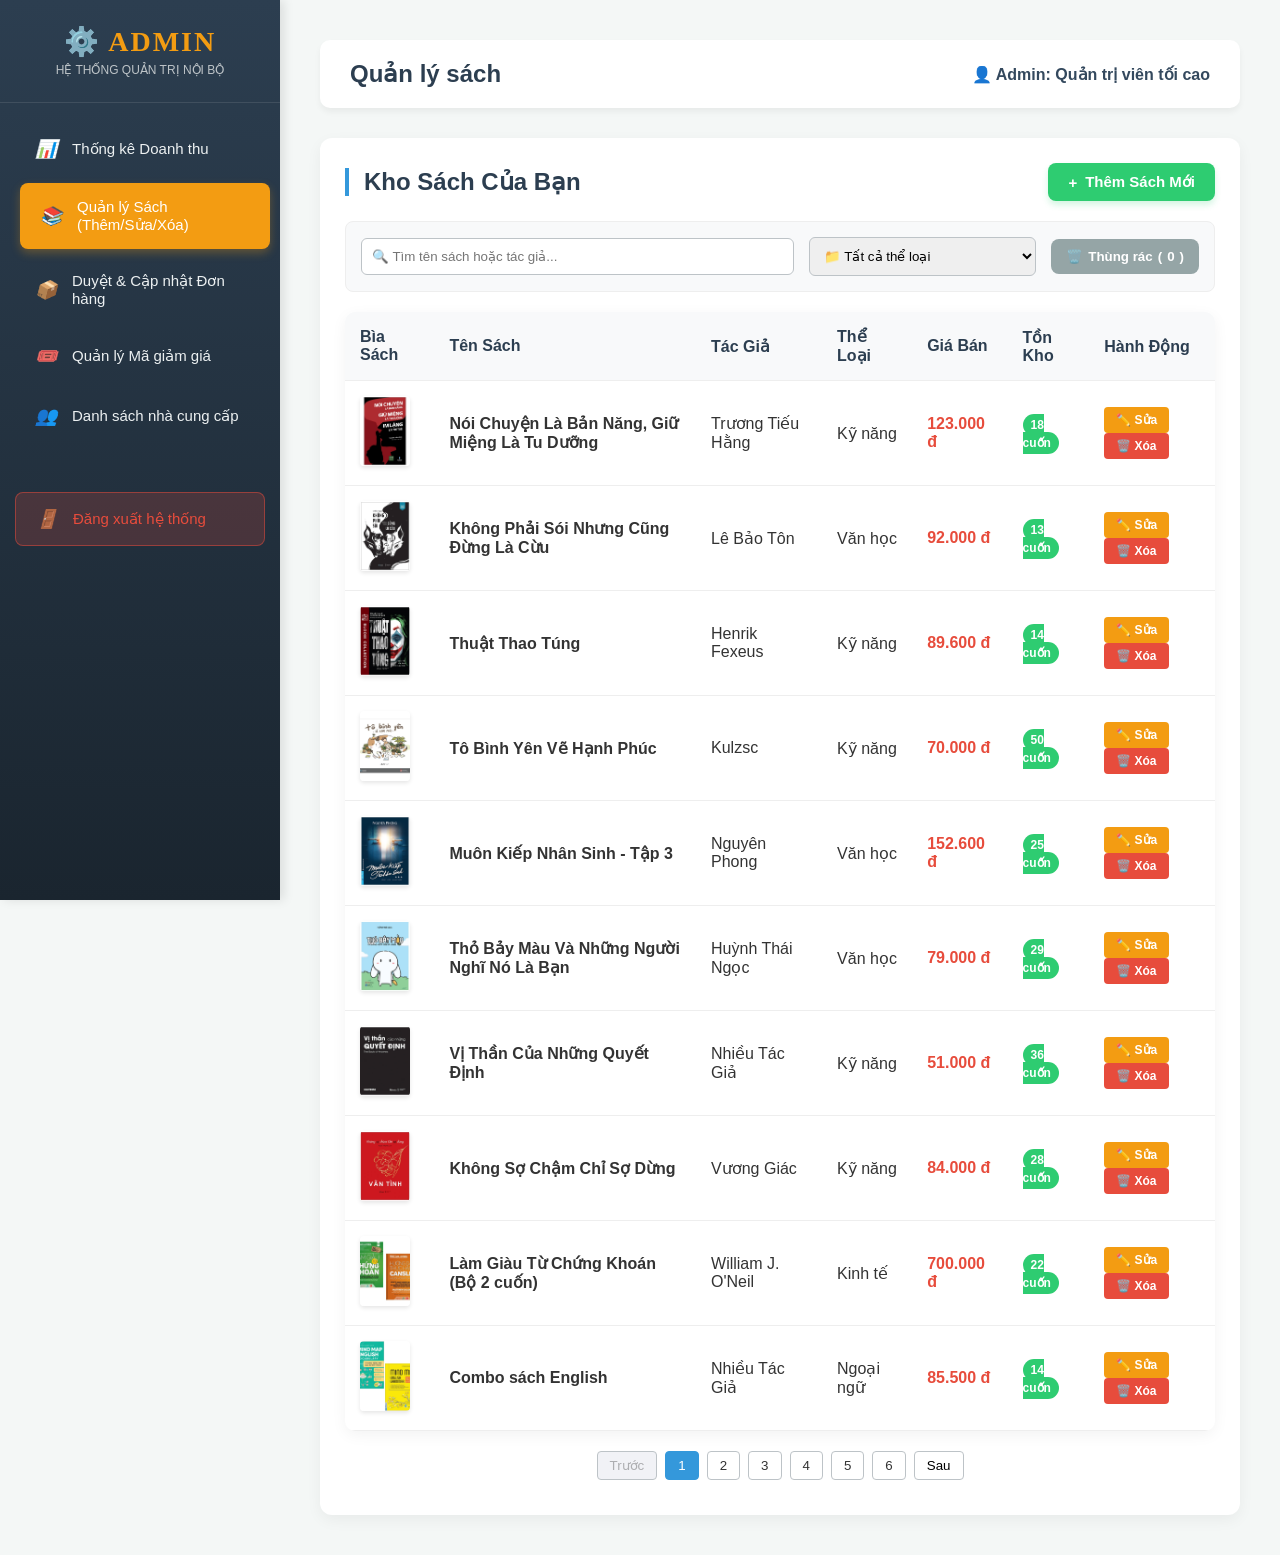
<file: src/views/quan-ly-sach.html>
<!DOCTYPE html>
<html lang="vi">
<head>
  <meta charset="UTF-8">
  <title>Quản trị Kho Sách - BOOKSTORE</title>
  <link rel="stylesheet" href="../assets/css/dinh-dang.css">
  <link rel="stylesheet" href="../assets/css/dinh-dang-quan-ly-sach.css">

  <style>
    body { display: flex; background-color: #f4f7f6; margin: 0; font-family: 'Segoe UI', Tahoma, Geneva, Verdana, sans-serif; }
    .sidebar { width: 280px; background: linear-gradient(180deg, #2c3e50 0%, #1a252f 100%); color: white; height: 100vh; position: fixed; left: 0; top: 0; box-shadow: 4px 0 10px rgba(0,0,0,0.1); overflow-y: auto; }
    .sidebar-header { padding: 25px 20px; text-align: center; border-bottom: 1px solid rgba(255,255,255,0.1); margin-bottom: 20px; }
    .sidebar-header h2 { margin: 0; color: #f39c12; font-family: 'Lobster', cursive; font-size: 28px; letter-spacing: 2px; }
    .sidebar-header p { margin: 5px 0 0 0; font-size: 12px; color: #bdc3c7; text-transform: uppercase; }
    .admin-menu { list-style: none; padding: 0 15px; margin: 0; }
    .admin-menu li { margin-bottom: 8px; }
    .admin-menu a { display: flex; align-items: center; padding: 15px 20px; color: #ecf0f1; text-decoration: none; font-size: 15px; font-weight: 500; border-radius: 8px; transition: all 0.3s ease; }
    .admin-menu a:hover, .admin-menu a.active { background-color: #f39c12; color: #fff; box-shadow: 0 4px 10px rgba(243, 156, 18, 0.3); transform: translateX(5px); }
    .admin-menu i { margin-right: 15px; font-size: 18px; }
    .logout-btn { margin-top: 50px; background-color: rgba(231, 76, 60, 0.2) !important; color: #e74c3c !important; border: 1px solid rgba(231, 76, 60, 0.5); }
    .logout-btn:hover { background-color: #e74c3c !important; color: #fff !important; transform: translateX(0) !important; }
    .main-content { margin-left: 280px; padding: 40px; width: calc(100% - 280px); box-sizing: border-box; }
    .page-header { display: flex; justify-content: space-between; align-items: center; margin-bottom: 30px; background: white; padding: 20px 30px; border-radius: 10px; box-shadow: 0 4px 6px rgba(0,0,0,0.05); }
    .page-header h1 { margin: 0; color: #2c3e50; font-size: 24px; }
  </style>
</head>
<body>

<div class="sidebar">
  <div class="sidebar-header">
    <h2>⚙️ ADMIN</h2>
    <p>Hệ thống quản trị nội bộ</p>
  </div>
  <ul class="admin-menu">
    <li><a href="index-admin.html"><i>📊</i> Thống kê Doanh thu</a></li>
    <li><a href="quan-ly-sach.html" class="active"><i>📚</i> Quản lý Sách (Thêm/Sửa/Xóa)</a></li>
    <li><a href="don-hang.html"><i>📦</i> Duyệt & Cập nhật Đơn hàng</a></li>
    <li><a href="ma-giam-gia.html"><i>🎟️</i> Quản lý Mã giảm giá</a></li>
    <li><a href="nha-cung-cap.html"><i>👥</i> Danh sách nhà cung cấp</a></li>
    <li><a href="#" class="logout-btn" onclick="dangXuatAdmin()"><i>🚪</i> Đăng xuất hệ thống</a></li>
  </ul>
</div>

<div class="main-content">
  <div class="page-header">
    <h1>Quản lý sách</h1>
    <div style="font-weight: bold; color: #34495e;">👤 Admin: Quản trị viên tối cao</div>
  </div>

  <div style="background: white; padding: 25px; border-radius: 12px; box-shadow: 0 5px 15px rgba(0,0,0,0.05);">
    <div class="table-header-action" style="display: flex; justify-content: space-between; align-items: center; margin-bottom: 20px;">
      <h2 id="table-title" style="margin: 0; color: #2c3e50; border-left: 4px solid #3498db; padding-left: 15px;">Kho Sách Của Bạn</h2>
      <button id="btn-add-book" class="btn-add-book" onclick="openBookModal()"><span>+</span> Thêm Sách Mới</button>
    </div>

    <div style="display: flex; gap: 15px; margin-bottom: 20px; background: #f8f9fa; padding: 15px; border-radius: 8px; border: 1px solid #eee; align-items: center;">
      <input type="text" id="search-admin-book" placeholder="🔍 Tìm tên sách hoặc tác giả..." style="flex: 2; padding: 10px; border: 1px solid #bdc3c7; border-radius: 6px;">
      <select id="filter-admin-category" style="flex: 1; padding: 10px; border: 1px solid #bdc3c7; border-radius: 6px;">
        <option value="Tất cả">📁 Tất cả thể loại</option>
        <option value="Văn học">Văn học</option><option value="Kỹ năng">Kỹ năng</option><option value="Kinh tế">Kinh tế</option>
        <option value="Trinh thám">Trinh thám</option><option value="Tâm lý">Tâm lý</option><option value="Ngoại ngữ">Ngoại ngữ</option>
      </select>
      <button id="btn-toggle-trash" class="btn-trash-view" onclick="toggleTrashMode()" style="display: flex; align-items: center; gap: 5px;">
        <span id="trash-btn-icon">🗑️</span> <span id="trash-btn-text">Thùng rác</span> (<span id="trash-count">0</span>)
      </button>
    </div>

    <table class="book-table">
      <thead>
      <tr>
        <th>Bìa Sách</th><th>Tên Sách</th><th>Tác Giả</th><th>Thể Loại</th><th>Giá Bán</th><th>Tồn Kho</th><th>Hành Động</th>
      </tr>
      </thead>
      <tbody id="admin-book-body"></tbody>
    </table>

    <!-- VÙNG CHỨA NÚT PHÂN TRANG -->
    <div id="pagination-controls" style="display: flex; justify-content: center; gap: 8px; margin-top: 20px; padding-bottom: 10px;"></div>
  </div>
</div>

<div class="modal-overlay" id="bookModal">
  <div class="modal-box">
    <span class="modal-close" onclick="closeBookModal()">&times;</span>
    <h2 id="modal-title">Thêm Sách Mới</h2>
    <input type="hidden" id="form-book-id">
    <div class="form-group"><label>Tên Sách (*)</label><input type="text" id="form-book-title"></div>
    <div class="form-group"><label>Tác Giả (*)</label><input type="text" id="form-book-author"></div>
    <div style="display: flex; gap: 15px;">
      <div class="form-group" style="flex: 1;"><label>Giá Bán (*)</label><input type="number" id="form-book-price"></div>
      <div class="form-group" style="flex: 1;"><label>Tồn Kho (*)</label><input type="number" id="form-book-stock" value="0"></div>
      <div class="form-group" style="flex: 1;">
        <label>Thể Loại (*)</label>
        <select id="form-book-category">
          <option value="Văn học">Văn học</option><option value="Kỹ năng">Kỹ năng</option><option value="Kinh tế">Kinh tế</option>
          <option value="Trinh thám">Trinh thám</option><option value="Tâm lý">Tâm lý</option><option value="Ngoại ngữ">Ngoại ngữ</option>
        </select>
      </div>
    </div>
    <div class="form-group"><label>Link Ảnh Bìa (*)</label><input type="text" id="form-book-img"></div>
    <button class="btn-save" onclick="saveBook()">💾 LƯU THÔNG TIN</button>
  </div>
</div>

<script>
  let isTrashMode = false;
  let currentPage = 1;
  const booksPerPage = 10;

  function xoaDauTiengViet(str) {
    if (!str) return "";
    return str.toLowerCase().normalize('NFD').replace(/[\u0300-\u036f]/g, '').replace(/đ/g, 'd');
  }

  function renderAdminBookTable() {
    let books = JSON.parse(localStorage.getItem('adc_books_db')) || [];
    let tuKhoa = xoaDauTiengViet(document.getElementById('search-admin-book').value);
    let theLoaiChon = document.getElementById('filter-admin-category').value;

    let trashCount = books.filter(b => b.isDeleted === true).length;
    document.getElementById('trash-count').innerText = trashCount;

    let sachHienThi = books.filter(book => {
      let trangThaiKhop = isTrashMode ? (book.isDeleted === true) : (!book.isDeleted);
      let khopTheLoai = (theLoaiChon === "Tất cả") || (book.category === theLoaiChon);
      let tenMatch = xoaDauTiengViet(book.title).includes(tuKhoa) || xoaDauTiengViet(book.author).includes(tuKhoa);
      return trangThaiKhop && khopTheLoai && tenMatch;
    });

    sachHienThi = sachHienThi.slice().reverse();

    let totalPages = Math.ceil(sachHienThi.length / booksPerPage);
    if (currentPage > totalPages && totalPages > 0) currentPage = totalPages;
    if (currentPage < 1) currentPage = 1;

    let startIndex = (currentPage - 1) * booksPerPage;
    let currentBooks = sachHienThi.slice(startIndex, startIndex + booksPerPage);

    const tbody = document.getElementById('admin-book-body');
    let html = '';
    currentBooks.forEach(book => {
      let stockHtml = (book.stock || 0) > 0 ? `<span class="badge-stock">${book.stock} cuốn</span>` : `<span class="badge-out-stock">Hết hàng</span>`;
      let buttons = isTrashMode ?
              `<button class="action-btn btn-restore" onclick="restoreBook('${book.id}')">🔄 Khôi phục</button><button class="action-btn btn-delete" onclick="permanentDeleteBook('${book.id}')">🧨 Xóa hẳn</button>` :
              `<button class="action-btn btn-edit" onclick="openBookModal('${book.id}')">✏️ Sửa</button><button class="action-btn btn-delete" onclick="softDeleteBook('${book.id}')">🗑️ Xóa</button>`;

      html += `<tr>
                <td><img src="${book.img}" alt="${book.title}" onerror="this.src='https://via.placeholder.com/50x70?text=Loi'" style="width: 50px; height: 70px; object-fit: cover;"></td>
                <td><strong>${book.title}</strong></td><td>${book.author}</td><td>${book.category}</td>
                <td style="color: #e74c3c; font-weight: bold;">${Number(book.price).toLocaleString('vi-VN')} đ</td>
                <td>${stockHtml}</td><td>${buttons}</td>
            </tr>`;
    });
    tbody.innerHTML = html || '<tr><td colspan="7" style="text-align:center; padding: 20px;">Danh sách trống!</td></tr>';

    renderPagination(totalPages);
  }

  function renderPagination(totalPages) {
    let paginationEl = document.getElementById('pagination-controls');
    if (!paginationEl) return;
    let html = '';
    if (totalPages > 1) {
      html += `<button onclick="changePage(${currentPage - 1})" ${currentPage === 1 ? 'disabled' : ''} style="padding: 6px 12px; border: 1px solid #bdc3c7; background: ${currentPage === 1 ? '#f1f2f6' : 'white'}; border-radius: 4px; cursor: pointer;">Trước</button>`;
      for (let i = 1; i <= totalPages; i++) {
        let activeStyle = i === currentPage ? 'background: #3498db; color: white; border: 1px solid #3498db;' : 'background: white; border: 1px solid #bdc3c7; color: #333;';
        html += `<button onclick="changePage(${i})" style="padding: 6px 12px; border-radius: 4px; cursor: pointer; ${activeStyle}">${i}</button>`;
      }
      html += `<button onclick="changePage(${currentPage + 1})" ${currentPage === totalPages ? 'disabled' : ''} style="padding: 6px 12px; border: 1px solid #bdc3c7; background: ${currentPage === totalPages ? '#f1f2f6' : 'white'}; border-radius: 4px; cursor: pointer;">Sau</button>`;
    }
    paginationEl.innerHTML = html;
  }

  function changePage(page) {
    currentPage = page;
    renderAdminBookTable();
  }

  function toggleTrashMode() {
    isTrashMode = !isTrashMode;
    currentPage = 1;
    const header = document.getElementById('table-title');
    const btnText = document.getElementById('trash-btn-text');
    const btnIcon = document.getElementById('trash-btn-icon');
    const btnAdd = document.getElementById('btn-add-book');

    if(isTrashMode) {
      btnIcon.innerText = "🔙"; btnText.innerText = "Quay lại Kho";
      header.innerText = "Thùng rác (Sách đã xóa)"; header.style.borderLeftColor = "#e74c3c";
      if(btnAdd) btnAdd.style.display = "none";
    } else {
      btnIcon.innerText = "🗑️"; btnText.innerText = "Thùng rác";
      header.innerText = "Kho Sách Của Bạn"; header.style.borderLeftColor = "#3498db";
      if(btnAdd) btnAdd.style.display = "block";
    }
    renderAdminBookTable();
  }

  function softDeleteBook(id) { if (confirm("Chuyển vào Thùng rác?")) updateStatus(id, true); }
  function restoreBook(id) { updateStatus(id, false); alert("Đã khôi phục!"); }
  function updateStatus(id, status) {
    let books = JSON.parse(localStorage.getItem('adc_books_db')) || [];
    let idx = books.findIndex(b => b.id === id);
    if (idx !== -1) { books[idx].isDeleted = status; localStorage.setItem('adc_books_db', JSON.stringify(books)); renderAdminBookTable(); }
  }
  function permanentDeleteBook(id) {
    if (confirm("Xóa vĩnh viễn không thể khôi phục?")) {
      let books = JSON.parse(localStorage.getItem('adc_books_db')) || [];
      localStorage.setItem('adc_books_db', JSON.stringify(books.filter(b => b.id !== id)));
      renderAdminBookTable();
    }
  }

  function openBookModal(id = null) {
    const modal = document.getElementById('bookModal');
    modal.style.display = 'flex';
    if (id) {
      let books = JSON.parse(localStorage.getItem('adc_books_db')) || [];
      let b = books.find(item => item.id === id);
      if(b) {
        document.getElementById('form-book-id').value = b.id;
        document.getElementById('form-book-title').value = b.title;
        document.getElementById('form-book-author').value = b.author;
        document.getElementById('form-book-price').value = b.price;
        document.getElementById('form-book-stock').value = b.stock || 0;
        document.getElementById('form-book-category').value = b.category;
        document.getElementById('form-book-img').value = b.img;
        document.getElementById('modal-title').innerText = "Chỉnh Sửa Sách";
      }
    } else {
      document.getElementById('modal-title').innerText = "Thêm Sách Mới";
      document.getElementById('form-book-id').value = '';
      document.getElementById('form-book-title').value = '';
      document.getElementById('form-book-author').value = '';
      document.getElementById('form-book-price').value = '';
      document.getElementById('form-book-stock').value = '0';
      document.getElementById('form-book-category').value = 'Văn học';
      document.getElementById('form-book-img').value = '';
    }
  }

  function closeBookModal() { document.getElementById('bookModal').style.display = 'none'; }

  function saveBook() {
    let title = document.getElementById('form-book-title').value.trim();
    let author = document.getElementById('form-book-author').value.trim();
    let price = document.getElementById('form-book-price').value;
    let stock = document.getElementById('form-book-stock').value;
    let img = document.getElementById('form-book-img').value.trim();
    if (!title || !author || !price || !img) { alert("Vui lòng nhập đủ thông tin!"); return; }

    let books = JSON.parse(localStorage.getItem('adc_books_db')) || [];
    let id = document.getElementById('form-book-id').value;

    if (id === '') {
      let newId = xoaDauTiengViet(title).replace(/[^a-z0-9]/g, '-') + '-' + Date.now();
      books.push({ id: newId, title, author, price: Number(price), stock: Number(stock), category: document.getElementById('form-book-category').value, img, isDeleted: false });
    } else {
      let idx = books.findIndex(b => b.id === id);
      if (idx !== -1) books[idx] = { ...books[idx], title, author, price: Number(price), stock: Number(stock), category: document.getElementById('form-book-category').value, img };
    }

    localStorage.setItem('adc_books_db', JSON.stringify(books));
    closeBookModal();
    renderAdminBookTable();
  }

  function dangXuatAdmin() { if(confirm("Đăng xuất?")) window.location.href = 'dang-nhap.html'; }

  document.addEventListener('DOMContentLoaded', () => {
    // TỰ ĐỘNG BƠM SỐ LƯỢNG NGẪU NHIÊN CHO SÁCH ĐANG HẾT HÀNG
    let books = JSON.parse(localStorage.getItem('adc_books_db')) || [];
    let hasChanges = false;
    books.forEach(b => {
      if (!b.stock || b.stock === 0) {
        b.stock = Math.floor(Math.random() * 41) + 10; // Random từ 10 đến 50 cuốn
        hasChanges = true;
      }
    });
    if (hasChanges) localStorage.setItem('adc_books_db', JSON.stringify(books));

    renderAdminBookTable();

    // Reset về trang 1 khi gõ tìm kiếm
    document.getElementById('search-admin-book').addEventListener('input', () => { currentPage = 1; renderAdminBookTable(); });
    document.getElementById('filter-admin-category').addEventListener('change', () => { currentPage = 1; renderAdminBookTable(); });
  });
</script>
</body>
</html>
</file>
<file: src/assets/css/dinh-dang.css>
/* 1. RESET - Dọn sạch lề thừa của trình duyệt */
* {
    margin: 0;
    padding: 0;
    box-sizing: border-box;
}

/* 2. NỀN MÓNG TRANG WEB */
body {
    font-family: 'Segoe UI', Tahoma, Geneva, Verdana, sans-serif;
    background-color: #f8f9fa; /* Màu nền xám thật nhạt cho dịu mắt */
    color: #333;
}

/* 3. THANH MENU (HEADER) */
header {
    background-color: #2c3e50; /* Màu xanh đen chuyên nghiệp */
    color: white;
    display: flex;
    justify-content: space-between;
    align-items: center;
    padding: 15px 30px;
    box-shadow: 0 2px 5px rgba(0,0,0,0.2);
}

header a {
    color: white;
    text-decoration: none;
}

.logo {
    font-size: 50px;
    font-weight: bold;
    color: #f39c12; /* Màu vàng cam */
    letter-spacing: 2px;
}

nav ul {
    list-style: none;
    display: flex;
    gap: 20px; /* Khoảng cách giữa các mục menu */
}

nav a:hover {
    color: #f39c12;
}

/* Trang trí cho ô tìm kiếm */
.search-bar input {
    padding: 8px 15px;
    width: 300px; /* Chiều dài của thanh tìm kiếm */
    border: none; /* Xóa viền đen xấu xí mặc định */
    border-radius: 20px; /* Bo góc tròn trịa */
    outline: none; /* Xóa viền xanh khi click chuột vào */
}

/* Thêm hiệu ứng khi người dùng đang gõ tìm kiếm */
.search-bar input:focus {
    box-shadow: 0 0 8px rgba(243, 156, 18, 0.6); /* Tỏa hào quang màu vàng cam */
}
/* =========================================================
   4. PHẦN GIỚI THIỆU LỚN (HERO BANNER)
   ========================================================= */
.hero-banner {
    background-color: var(--primary-color, #2c3e50); /* Màu xanh đen chuyên nghiệp */
    color: var(--white, white); /* Chữ màu trắng */
    padding: 60px 20px; /* Tăng padding để banner to và thoáng hơn */
    text-align: center;
    border-radius: 15px; /* Bo tròn nhẹ các góc của cả khối banner */
    margin: 30px; /* Tạo khoảng cách 30px xung quanh banner so với các thành phần khác */
    box-shadow: 0 10px 20px rgba(0,0,0,0.2); /* Tạo bóng đổ sâu, làm banner nổi bật hẳn lên */

    /* MẸO NÂNG CAO: Thêm hiệu ứng nền vân mờ (pattern) */
    background-image: radial-gradient(circle at 10% 20%, rgba(216, 241, 230, 0.05) 0%, rgba(233, 226, 226, 0.05) 90.1%);
}

/* Định dạng Tiêu đề chính (Khơi nguồn tri thức) */
.hero-banner h1 {
    /* 1. Đổi sang font Lobster - kiểu uốn lượn nhưng đậm đà, mạnh mẽ */
    font-family: 'Lobster', cursive;

    /* 2. Cho cỡ chữ to hẳn lên để gây ấn tượng mạnh */
    font-size: 65px;

    /* 3. Màu sắc: Dùng màu vàng cam (vàng kim) để trông sang trọng */
    color: #f1c40f;

    /* 4. Hiệu ứng bóng đổ để chữ uốn lượn nổi bật trên nền xanh */
    text-shadow: 3px 3px 0px rgba(0, 0, 0, 0.2);

    margin-bottom: 10px;
    letter-spacing: 2px; /* Khoảng cách giữa các chữ uốn lượn */
}

/* Định dạng dòng mô tả (Hơn 10.000 đầu sách...) */
.hero-banner p {
    font-family: 'Dancing Script', cursive;
    font-size: 30px; /* Nhỏ hơn tiêu đề một chút */
    color: rgba(255, 255, 255, 0.9); /* Màu trắng hơi mờ cho thanh thoát */
    font-weight: 400;

    white-space: nowrap;
    margin: 0 auto 40px auto;
}

/* Định dạng cái nút bấm (KHÁM PHÁ NGAY) */
.hero-banner .btn-cta {
    background-color: var(--accent-color, #f39c12); /* Màu vàng cam nổi bật */
    color: var(--primary-color, #2c3e50); /* Chữ màu xanh đen đậm */
    padding: 15px 40px; /* Nút to, dễ bấm */
    border: none;
    border-radius: 30px; /* Bo tròn hoàn toàn hai đầu nút */
    font-size: 16px;
    font-weight: bold;
    text-transform: uppercase; /* In hoa toàn bộ chữ */
    cursor: pointer;
    transition: all 0.3s ease; /* Thêm hiệu ứng mượt mà khi di chuột vào */
    display: inline-block; /* Để nó hoạt động như một cái nút */
    box-shadow: 0 4px 6px rgba(0,0,0,0.1);
}

/* Hiệu ứng khi di chuột qua nút */
.hero-banner .btn-cta:hover {
    background-color: var(--white, white); /* Chuyển sang nền trắng */
    transform: translateY(-3px); /* Nhảy lên nhẹ một chút */
    box-shadow: 0 6px 12px rgba(243, 156, 18, 0.4); /* Bóng tỏa ra màu cam */
}

/* =========================================================
   TRANG TRÍ KHU VỰC SÁCH MỚI (MODERN BOOK GRID)
   ========================================================= */

/* 1. Căn chỉnh khung chứa tổng thể */
.container {
    max-width: 1200px;
    margin: 60px auto;
    padding: 0 20px;
}

/* 2. Tiêu đề phần (Heading) - Đồng bộ màu với Header */
.container h2 {
    font-size: 32px;
    color: #2c3e50;
    font-weight: 800;
    text-transform: uppercase;
    letter-spacing: -0.5px;
}

.container h2 span {
    background: #f39c12 !important; /* Đổi sang màu vàng cam cho đồng bộ */
    border-radius: 10px;
}

/* 3. Lưới hiển thị (Grid) - Tự động giãn cách */
.book-grid {
    display: grid;
    grid-template-columns: repeat(auto-fill, minmax(230px, 1fr));
    gap: 35px; /* Khoảng cách rộng rãi nhìn sẽ sang hơn */
    margin-top: 40px;
}

/* 4. Thẻ sách (Card) */
.book-card {
    background: #ffffff;
    border-radius: 15px; /* Bo góc tròn trịa hiện đại */
    overflow: hidden;
    box-shadow: 0 10px 25px rgba(0,0,0,0.05); /* Bóng đổ cực mờ, sang trọng */
    transition: all 0.4s cubic-bezier(0.175, 0.885, 0.32, 1.275); /* Hiệu ứng nảy nhẹ */
    border: 1px solid #f0f0f0;
    position: relative;
}

.book-card:hover {
    transform: translateY(-12px); /* Bay lên cao hơn khi di chuột */
    box-shadow: 0 20px 40px rgba(0,0,0,0.15);
    border-color: #f39c12;
}

/* 5. Xử lý ảnh sách - Thu nhỏ và đều tăm tắp */
.book-img {
    height: 300px; /* Cố định chiều cao cho tất cả sách */
    overflow: hidden;
    background: #f8f9fa;
}

.book-img img {
    transition: transform 0.6s ease;
}

.book-card:hover .book-img img {
    transform: scale(1.1); /* Ảnh hơi to ra khi hover tạo cảm giác sống động */
}

/* 6. Nội dung bên trong thẻ (Title, Price, Button) */
.book-content {
    padding: 20px;
    text-align: left;
}

.book-title {
    font-size: 17px;
    font-weight: 700;
    color: #2c3e50;
    margin-bottom: 8px;
    height: 42px; /* Cố định chiều cao 2 dòng để không bị lệch */
    display: -webkit-box;
    -webkit-line-clamp: 2;
    -webkit-box-orient: vertical;
    overflow: hidden;
}

.price {
    font-size: 18px;
    color: #e74c3c;
    font-weight: 800;
    margin-bottom: 15px;
}

/* 7. Nút Mượn Ngay (Button) */
.btn-buy {
    width: 100%;
    padding: 12px;
    background: #2c3e50;
    color: white;
    border: none;
    border-radius: 8px;
    font-weight: 600;
    cursor: pointer;
    transition: all 0.3s ease;
    text-transform: uppercase;
    font-size: 13px;
    letter-spacing: 1px;
}

.btn-buy:hover {
    background: #f39c12; /* Khi hover nút đổi sang màu vàng cam */
    color: #2c3e50;
    box-shadow: 0 5px 15px rgba(243, 156, 18, 0.4);
}

/* 6. TỪNG CUỐN SÁCH (FLEXBOX HÀNG NGANG) */
.book-list-item {
    display: flex;             /* QUAN TRỌNG NHẤT: Xếp mọi thứ thành hàng ngang */
    align-items: center;       /* Căn giữa theo chiều dọc */
    padding: 15px;
    border-bottom: 1px solid #eee; /* Đường kẻ mờ ngăn cách các cuốn sách */
    transition: background-color 0.2s;
}

.book-list-item:hover {
    background-color: #f8fbff; /* Đổi màu nền xanh nhạt khi di chuột vào dòng */
}

/* Bỏ đường kẻ ở cuốn sách cuối cùng cho đẹp */
.book-list-item:last-child {
    border-bottom: none;
}

/* 7. ẢNH BÌA SÁCH (Đã ép nhỏ lại) */
.book-cover {
    width: 60px;               /* Ảnh bé xinh theo ý ông */
    height: 90px;
    object-fit: cover;
    border-radius: 4px;
    margin-right: 25px;        /* Đẩy phần chữ ra xa một chút */
    box-shadow: 0 2px 4px rgba(0,0,0,0.15);
}

/* 8. PHẦN THÔNG TIN CHỮ VÀ GIÁ */
.book-details {
    flex-grow: 1;              /* Phình to ra chiếm hết khoảng trống để đẩy nút bấm về cuối */
    display: flex;
    align-items: center;       /* Xếp Tên sách, Tác giả, Đánh giá, Giá tiền thành 1 hàng ngang */
    justify-content: space-between; /* Chia đều khoảng cách giữa các thông tin */
    padding-right: 30px;
}

.book-title {
    font-size: 16px;
    font-weight: bold;
    color: #2c3e50;
    width: 250px;              /* Cố định chiều rộng để các cột thẳng hàng nhau */
}

.book-author {
    color: #7f8c8d;
    font-size: 14px;
    width: 150px;
}

.book-rating {
    color: #f1c40f;
    font-size: 14px;
    width: 120px;
}

.book-price {
    font-size: 18px;
    font-weight: bold;
    color: #e74c3c;
    width: 100px;
    text-align: right;
}

/* 9. NÚT THÊM VÀO GIỎ */
.add-to-cart {
    background-color: #3498db;
    color: white;
    border: none;
    padding: 10px 20px;
    border-radius: 5px;
    font-weight: bold;
    cursor: pointer;
    transition: 0.3s;
    min-width: 130px;
}

.add-to-cart:hover {
    background-color: #2980b9;
    box-shadow: 0 4px 8px rgba(0,0,0,0.15);
    transform: translateY(-2px); /* Hiệu ứng nảy lên một chút */
}

/* =========================================================
   GIAO DIỆN HỘP GỢI Ý TÌM KIẾM
   ========================================================= */
.suggestions-box {
    position: absolute;
    top: 110%; /* Nằm ngay sát dưới thanh tìm kiếm */
    left: 0;
    width: 100%;
    background: white;
    border-radius: 10px;
    box-shadow: 0 10px 25px rgba(0,0,0,0.15); /* Đổ bóng sâu để nổi bật lên trên web */
    max-height: 350px;
    overflow-y: auto; /* Nếu gợi ý nhiều quá thì có thanh cuộn */
    z-index: 9999; /* Luôn nổi lên trên cùng, không bị các khối khác đè lên */
    display: none; /* Mặc định giấu đi, khi nào gõ chữ mới hiện */
}

/* Từng thẻ gợi ý sách bên trong hộp */
.suggestion-item {
    display: flex;
    align-items: center;
    padding: 12px 15px;
    border-bottom: 1px solid #f1f2f6;
    text-decoration: none;
    color: #2c3e50;
    transition: background 0.2s;
}

.suggestion-item:last-child {
    border-bottom: none;
}

/* Hiệu ứng rê chuột vào thẻ gợi ý */
.suggestion-item:hover {
    background-color: #f8f9fa;
}

.suggestion-item:hover h4 {
    color: #f39c12; /* Đổi màu tên sách thành cam */
}

/* Ảnh bìa thu nhỏ trong hộp gợi ý */
.suggestion-item img {
    width: 45px;
    height: 65px;
    object-fit: cover;
    border-radius: 4px;
    margin-right: 15px;
    box-shadow: 0 2px 5px rgba(0,0,0,0.1);
}

/* Thông tin sách trong hộp gợi ý */
.suggestion-item-info h4 {
    margin: 0 0 5px 0;
    font-size: 15px;
    font-weight: 600;
}

.suggestion-item-info p {
    margin: 0;
    font-size: 13px;
    color: #e74c3c;
    font-weight: bold;
}
/* =========================================================
   TRANG DANH MỤC SÁCH (Bộ lọc & Lưới 4 cột)
   ========================================================= */

/* 1. Thanh bộ lọc (Filter Bar) */
.filter-bar {
    display: flex;
    gap: 30px;
    background: white;
    padding: 20px;
    border-radius: 12px;
    margin-bottom: 40px;
    box-shadow: 0 4px 6px -1px rgba(0, 0, 0, 0.1);
    align-items: center;
}

.filter-item {
    display: flex;
    align-items: center;
    gap: 10px;
}

.filter-item label {
    font-weight: 700;
    color: #475569;
}

.filter-item select {
    padding: 8px 15px;
    border: 1px solid #e2e8f0;
    border-radius: 8px;
    outline: none;
    cursor: pointer;
    background-color: #f8fafc;
}

/* 2. Lưới sách 4 cột (Grid 4x4) - ĐÂY CHÍNH LÀ ĐOẠN ĐÃ BỊ MẤT */
.book-catalog-grid {
    display: grid;
    /* Chia làm 4 cột bằng nhau, khoảng cách 30px */
    grid-template-columns: repeat(4, 1fr);
    gap: 30px;
}

/* 3. Phân trang (Pagination) */
.pagination {
    margin-top: 50px;
    display: flex;
    justify-content: center;
    gap: 10px;
    padding-bottom: 50px;
}

.page-btn {
    padding: 10px 20px;
    border: 1px solid #2563eb;
    background: white;
    color: #2563eb;
    border-radius: 8px;
    font-weight: 700;
    cursor: pointer;
    transition: 0.3s;
}

.page-btn.active, .page-btn:hover {
    background: #2563eb;
    color: white;
}

/* Responsive: Trên máy tính bảng hiện 2 cột, điện thoại hiện 1 cột */
@media (max-width: 1024px) {
    .book-catalog-grid {
        grid-template-columns: repeat(2, 1fr);
    }
}

@media (max-width: 640px) {
    .book-catalog-grid {
        grid-template-columns: 1fr;
    }
    .filter-bar {
        flex-direction: column;
        align-items: flex-start;
    }
}
/* =========================================================
   CSS DÀNH RIÊNG CHO TRANG CHI TIẾT SẢN PHẨM
   ========================================================= */
.breadcrumb {
    padding: 15px 0;
    font-size: 14px;
    color: #7f8c8d;
}
.breadcrumb a {
    color: #2c3e50;
    text-decoration: none;
    transition: 0.2s;
}
.breadcrumb a:hover {
    color: #f39c12;
}

/* Khối chính (Ảnh & Chữ) - Dùng Flex để chia 2 cột */
.product-detail-wrapper {
    display: flex;
    gap: 50px;
    background: #ffffff;
    padding: 40px;
    border-radius: 15px;
    box-shadow: 0 5px 20px rgba(0,0,0,0.05);
    margin-bottom: 30px;
}

/* Khối Ảnh bìa (Cột trái) */
.product-gallery {
    width: 35%;
    text-align: center;
}
.product-gallery img {
    max-width: 100%;
    border-radius: 8px;
    box-shadow: 0 10px 25px rgba(0,0,0,0.1);
    transition: transform 0.3s ease;
}
.product-gallery img:hover {
    transform: scale(1.03); /* Phóng to nhẹ khi rê chuột vào ảnh */
}

/* Khối Chữ và Giá (Cột phải) */
.product-info-main {
    width: 65%;
}
.product-info-main h1 {
    font-size: 28px;
    color: #2c3e50;
    margin-bottom: 20px;
    line-height: 1.4;
}

.product-meta {
    display: grid;
    grid-template-columns: 1fr 1fr; /* Chia 2 cột đều nhau */
    gap: 15px;
    margin-bottom: 25px;
    font-size: 15px;
    color: #7f8c8d;
}
.product-meta span {
    color: #2c3e50;
    font-weight: 600;
}
.product-meta .highlight-text {
    color: #3498db;
}

/* Cục Hiển thị Giá tiền */
.product-price-box {
    background: #fdf2f2;
    padding: 25px;
    border-radius: 10px;
    margin-bottom: 30px;
    border-left: 5px solid #c92127;
}
.current-price {
    font-size: 38px;
    font-weight: 800;
    color: #c92127;
}

/* Nút bấm & Số lượng */
.purchase-actions {
    display: flex;
    flex-direction: column;
    gap: 25px;
}
.quantity-control {
    display: flex;
    align-items: center;
    gap: 15px;
}
.qty-btn {
    width: 40px;
    height: 40px;
    background: #f8f9fa;
    border: 1px solid #dcdde1;
    font-size: 20px;
    cursor: pointer;
    border-radius: 8px;
    transition: 0.2s;
}
.qty-btn:hover { background: #e0e6ed; }
.quantity-control input {
    width: 60px;
    height: 40px;
    text-align: center;
    border: 1px solid #dcdde1;
    border-radius: 8px;
    font-size: 16px;
    font-weight: bold;
}

.action-buttons {
    display: flex;
    gap: 20px;
}
.btn-add-cart, .btn-buy-now {
    padding: 18px 0;
    font-size: 16px;
    font-weight: 800;
    border-radius: 10px;
    cursor: pointer;
    border: none;
    flex: 1; /* Hai nút rộng bằng nhau */
    transition: all 0.3s ease;
    text-transform: uppercase;
}
.btn-add-cart {
    background: #ffffff;
    color: #c92127;
    border: 2px solid #c92127;
}
.btn-add-cart:hover {
    background: #fdf2f2;
    transform: translateY(-2px);
}
.btn-buy-now {
    background: #c92127;
    color: #ffffff;
    box-shadow: 0 4px 15px rgba(201, 33, 39, 0.4);
}
.btn-buy-now:hover {
    background: #a81c21;
    transform: translateY(-2px);
}

/* Khối Bảng thông số & Mô tả */
.product-specs-wrapper {
    background: #ffffff;
    padding: 40px;
    border-radius: 15px;
    box-shadow: 0 5px 20px rgba(0,0,0,0.05);
    margin-bottom: 50px;
}
.product-specs-wrapper h2 {
    font-size: 22px;
    color: #2c3e50;
    margin-bottom: 25px;
    border-bottom: 3px solid #f8f9fa;
    padding-bottom: 15px;
    text-transform: uppercase;
}
.specs-table {
    width: 100%;
    border-collapse: collapse;
}
.specs-table td {
    padding: 15px 20px;
    border-bottom: 1px solid #f1f2f6;
    font-size: 15px;
    color: #333;
}
.specs-table .spec-label {
    width: 30%;
    color: #7f8c8d;
    background-color: #f8f9fa;
    font-weight: 600;
}
.product-description {
    font-size: 16px;
    line-height: 1.8;
    color: #4a4a4a;
    text-align: justify;
}
</file>
<file: src/assets/css/dinh-dang-quan-ly-sach.css>
/* ================= CSS CHO BẢNG SÁCH & NÚT BẤM ================= */
.table-header-action { display: flex; justify-content: space-between; align-items: center; margin-bottom: 20px; }
.btn-add-book { background-color: #2ecc71; color: white; padding: 10px 20px; border: none; border-radius: 8px; font-weight: bold; cursor: pointer; display: flex; align-items: center; gap: 8px; font-size: 15px; box-shadow: 0 4px 6px rgba(46, 204, 113, 0.2); transition: all 0.3s ease; }
.btn-add-book:hover { background-color: #27ae60; transform: translateY(-2px); }

.book-table { width: 100%; border-collapse: collapse; background: white; border-radius: 10px; overflow: hidden; box-shadow: 0 4px 15px rgba(0,0,0,0.05); }
.book-table th, .book-table td { padding: 15px; text-align: left; border-bottom: 1px solid #eee; }
.book-table th { background-color: #f8f9fa; color: #2c3e50; font-weight: bold; }
.book-table img { width: 50px; height: 70px; object-fit: cover; border-radius: 4px; box-shadow: 0 2px 4px rgba(0,0,0,0.1); }

.action-btn { padding: 6px 12px; border: none; border-radius: 4px; cursor: pointer; font-weight: bold; font-size: 12px; color: white; transition: 0.2s; }
.btn-edit { background-color: #f39c12; margin-right: 5px; }
.btn-edit:hover { background-color: #d68910; }
.btn-delete { background-color: #e74c3c; }
.btn-delete:hover { background-color: #c0392b; }

/* ================= CSS CHO MODAL (POPUP THÊM/SỬA SÁCH) ================= */
.modal-overlay { display: none; position: fixed; top: 0; left: 0; width: 100%; height: 100%; background: rgba(0,0,0,0.6); z-index: 1000; justify-content: center; align-items: center; }
.modal-box { background: white; padding: 30px; border-radius: 12px; width: 600px; box-shadow: 0 10px 30px rgba(0,0,0,0.2); position: relative; }
.modal-close { position: absolute; top: 15px; right: 20px; font-size: 24px; cursor: pointer; color: #7f8c8d; }
.modal-box h2 { margin-top: 0; color: #2c3e50; margin-bottom: 20px;}

.form-group { margin-bottom: 15px; }
.form-group label { display: block; font-weight: bold; margin-bottom: 5px; color: #34495e; font-size: 14px;}
.form-group input, .form-group select { width: 100%; padding: 10px; border: 1px solid #bdc3c7; border-radius: 6px; box-sizing: border-box; }

.btn-save { width: 100%; padding: 12px; background: #3498db; color: white; border: none; border-radius: 6px; font-weight: bold; font-size: 16px; cursor: pointer; margin-top: 10px; }
.btn-save:hover { background: #2980b9; }

.badge-stock { background-color: #2ecc71; color: white; padding: 4px 8px; border-radius: 12px; font-weight: bold; font-size: 12px;}
.badge-out-stock { background-color: #e74c3c; color: white; padding: 4px 8px; border-radius: 12px; font-weight: bold; font-size: 12px;}
/* Màu cho nút Khôi phục và Thùng rác */
.btn-restore { background-color: #27ae60; margin-right: 5px; }
.btn-restore:hover { background-color: #1e8449; }

.btn-trash-view {
    background-color: #95a5a6;
    color: white;
    padding: 10px 15px;
    border: none;
    border-radius: 8px;
    cursor: pointer;
    font-weight: bold;
    display: flex;
    align-items: center;
    gap: 8px;
}
.btn-trash-view.active { background-color: #34495e; box-shadow: inset 0 2px 5px rgba(0,0,0,0.2); }
</file>
<file: src/assets/css/nha-cung-cap.css>
/* =========================================
   CSS DÀNH RIÊNG CHO TẤT CẢ TRANG ADMIN
   ========================================= */
body { display: flex; background-color: #f4f7f6; margin: 0; font-family: 'Segoe UI', Tahoma, Geneva, Verdana, sans-serif; }

/* THANH MENU BÊN TRÁI */
.sidebar { width: 280px; background: linear-gradient(180deg, #2c3e50 0%, #1a252f 100%); color: white; height: 100vh; position: fixed; left: 0; top: 0; box-shadow: 4px 0 10px rgba(0,0,0,0.1); overflow-y: auto; }
.sidebar-header { padding: 25px 20px; text-align: center; border-bottom: 1px solid rgba(255,255,255,0.1); margin-bottom: 20px; }
.sidebar-header h2 { margin: 0; color: #f39c12; font-family: 'Lobster', cursive; font-size: 28px; letter-spacing: 2px; }
.sidebar-header p { margin: 5px 0 0 0; font-size: 12px; color: #bdc3c7; text-transform: uppercase; }

.admin-menu { list-style: none; padding: 0 15px; margin: 0; }
.admin-menu li { margin-bottom: 8px; }
.admin-menu a { display: flex; align-items: center; padding: 15px 20px; color: #ecf0f1; text-decoration: none; font-size: 15px; font-weight: 500; border-radius: 8px; transition: all 0.3s ease; }
.admin-menu a:hover, .admin-menu a.active { background-color: #f39c12; color: #fff; box-shadow: 0 4px 10px rgba(243, 156, 18, 0.3); transform: translateX(5px); }
.admin-menu i { margin-right: 15px; font-size: 18px; }
.logout-btn { margin-top: 50px; background-color: rgba(231, 76, 60, 0.2) !important; color: #e74c3c !important; border: 1px solid rgba(231, 76, 60, 0.5); }
.logout-btn:hover { background-color: #e74c3c !important; color: #fff !important; }

/* KHU VỰC NỘI DUNG CHÍNH */
.main-content { margin-left: 280px; padding: 40px; width: calc(100% - 280px); box-sizing: border-box; }
.page-header { display: flex; justify-content: space-between; align-items: center; margin-bottom: 30px; background: white; padding: 20px 30px; border-radius: 10px; box-shadow: 0 4px 6px rgba(0,0,0,0.05); }
.page-header h1 { margin: 0; color: #2c3e50; font-size: 24px; }

/* THỐNG KÊ */
.card-stats { display: grid; grid-template-columns: repeat(2, 1fr); gap: 20px; margin-bottom: 30px; }
.stat-card { background: white; padding: 25px; border-radius: 12px; box-shadow: 0 5px 15px rgba(0,0,0,0.05); border-bottom: 4px solid #3498db; display: flex; flex-direction: column; justify-content: center; }
.stat-card:nth-child(2) { border-color: #e74c3c; }
.stat-card h3 { margin: 0 0 10px 0; color: #7f8c8d; font-size: 16px; text-transform: uppercase; }
.stat-card .value { font-size: 36px; font-weight: bold; color: #2c3e50; }

/* BẢNG DỮ LIỆU */
.table-container { background: white; padding: 25px; border-radius: 12px; box-shadow: 0 5px 15px rgba(0,0,0,0.05); }
.data-table { width: 100%; border-collapse: collapse; margin-top: 15px; }
.data-table th { background-color: #f8f9fa; color: #2c3e50; padding: 15px; text-align: left; border-bottom: 2px solid #e2e8f0; }
.data-table td { padding: 15px; border-bottom: 1px solid #f1f5f9; color: #34495e; vertical-align: middle; }
.data-table tr:hover { background-color: #fdfdfd; }

.status-badge { padding: 6px 12px; border-radius: 20px; font-size: 12px; font-weight: bold; }
.status-active { background: #d1fae5; color: #065f46; }
.status-pause { background: #fef3c7; color: #92400e; }

/* NÚT THAO TÁC */
.btn-action { padding: 6px 12px; border: none; border-radius: 6px; cursor: pointer; font-weight: bold; font-size: 13px; transition: 0.2s; margin-right: 5px; margin-bottom: 5px;}
.btn-view { background-color: #9b59b6; color: white; }
.btn-view:hover { background-color: #8e44ad; }
.btn-detail { background-color: #f39c12; color: white; }
.btn-detail:hover { background-color: #d68910; }
.btn-edit { background-color: #3498db; color: white; }
.btn-edit:hover { background-color: #2980b9; }
.btn-delete { background-color: #e74c3c; color: white; margin-right: 0;}
.btn-delete:hover { background-color: #c0392b; }

/* MODAL CHUNG */
.modal { display: none; position: fixed; z-index: 1000; left: 0; top: 0; width: 100%; height: 100%; background-color: rgba(0,0,0,0.6); justify-content: center; align-items: center; }
.modal-content { background: white; padding: 30px; border-radius: 12px; position: relative; box-shadow: 0 10px 25px rgba(0,0,0,0.2); max-height: 90vh; overflow-y: auto;}
.modal-md { width: 450px; max-width: 90%; }
.modal-lg { width: 850px; max-width: 95%; }

.close { position: absolute; right: 20px; top: 15px; font-size: 28px; cursor: pointer; color: #94a3b8; transition: 0.2s; }
.close:hover { color: #334155; }
.form-group { margin-bottom: 15px; text-align: left; }
.form-group label { display: block; margin-bottom: 8px; font-weight: bold; color: #2c3e50; }
.form-group input, .form-group select { width: 100%; padding: 10px; border: 1px solid #cbd5e1; border-radius: 6px; box-sizing: border-box; font-family: inherit; outline: none; }
.form-group input:focus { border-color: #3498db; }
.btn-save { width: 100%; padding: 12px; background: #27ae60; color: white; border: none; border-radius: 8px; font-size: 16px; font-weight: bold; cursor: pointer; margin-top: 10px; transition: 0.2s; }
.btn-save:hover { background: #219150; }

.search-input-box { padding: 10px 15px; border: 1px solid #cbd5e1; border-radius: 8px; outline: none; width: 280px; font-family: inherit; transition: 0.3s; }
.search-input-box:focus { border-color: #f39c12; box-shadow: 0 0 5px rgba(243, 156, 18, 0.3); }

/* LƯỚI NHẬP HÀNG */
.import-grid { display: grid; grid-template-columns: 2fr 1fr auto; gap: 10px; align-items: end; margin-bottom: 20px;}
</file>
